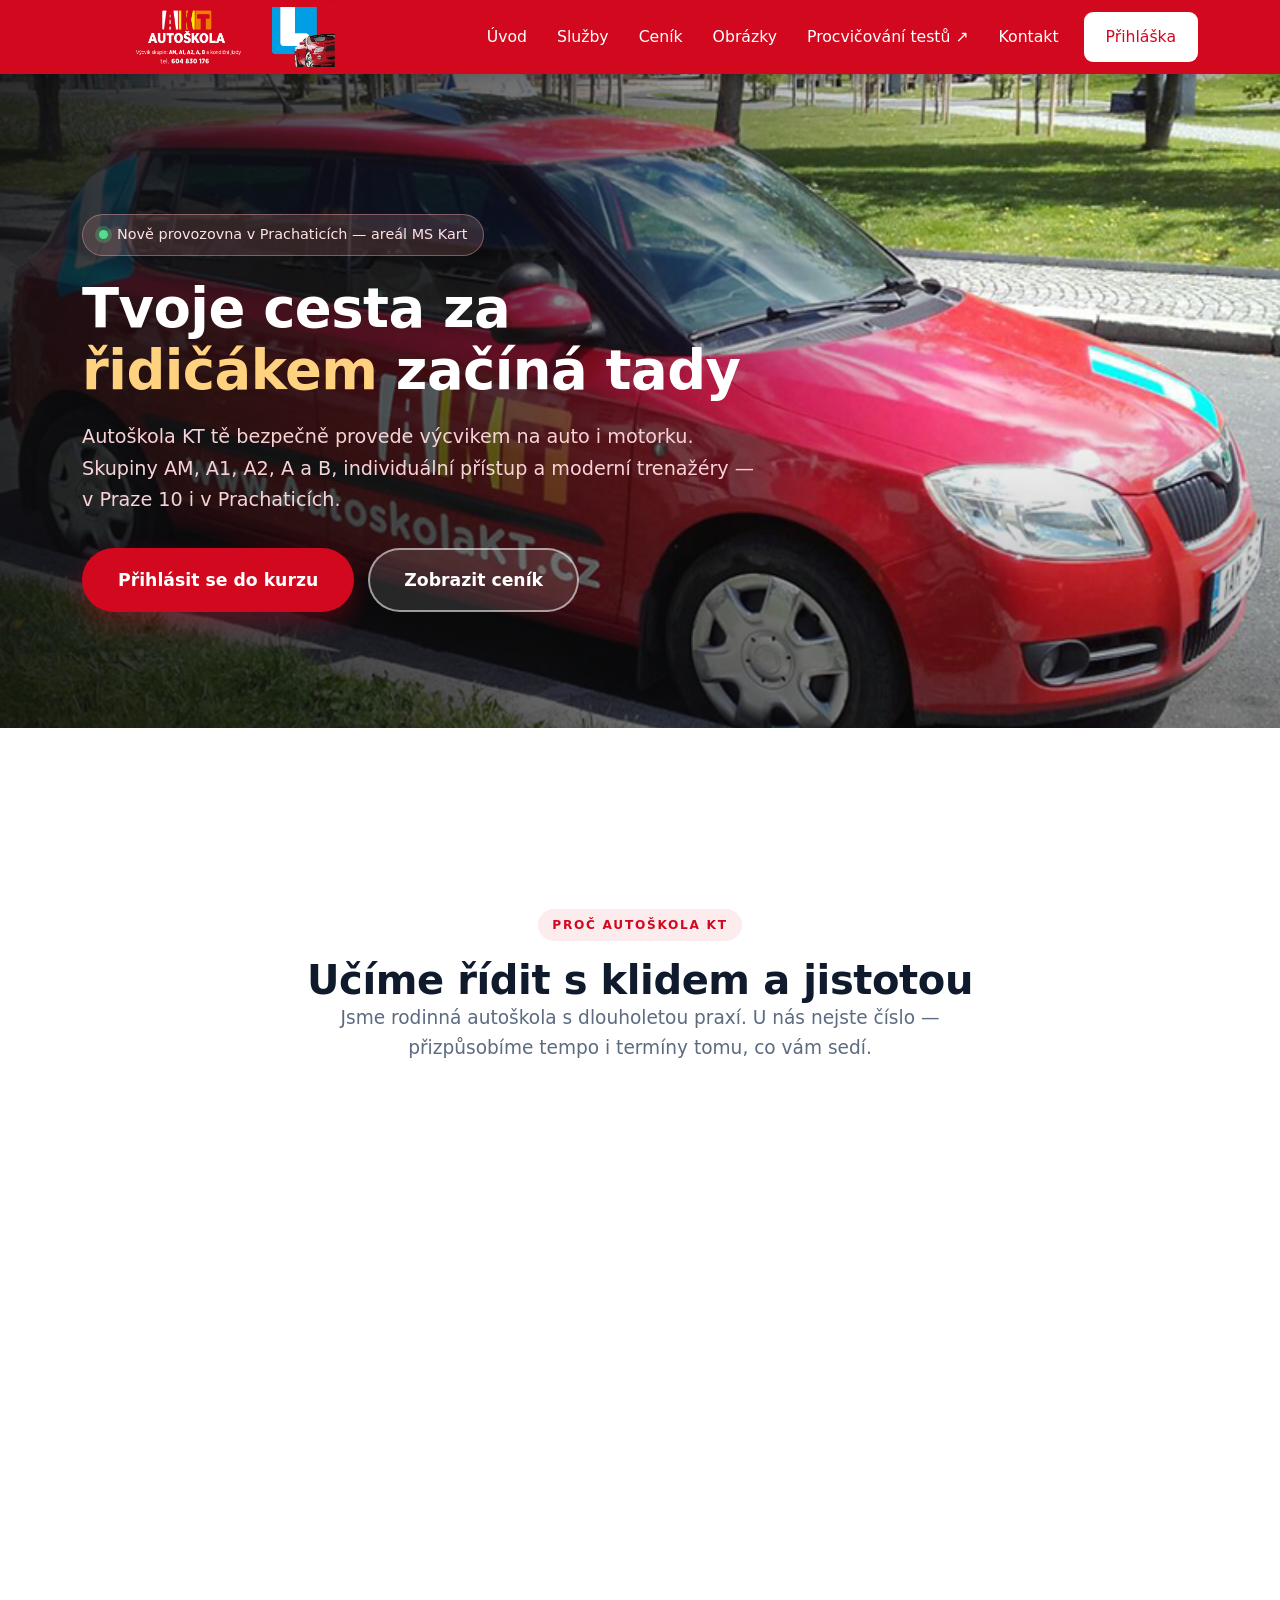
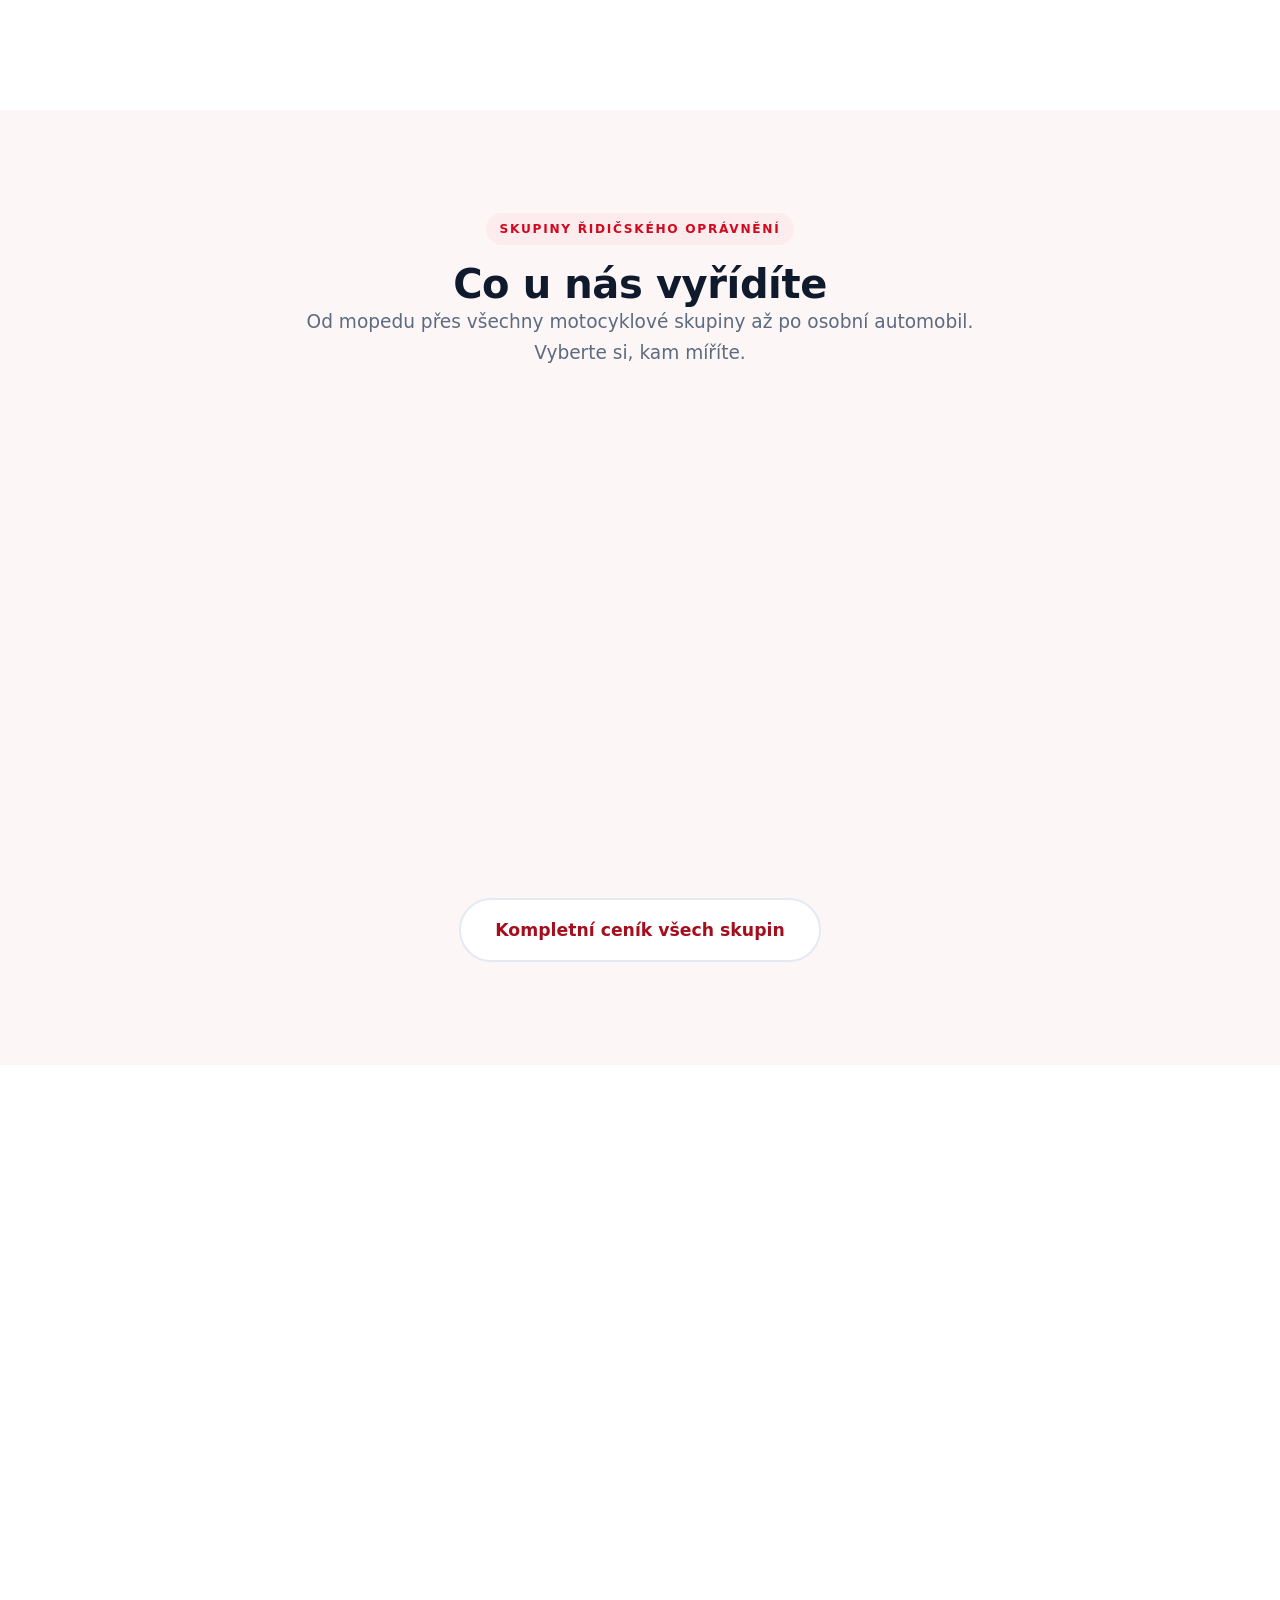
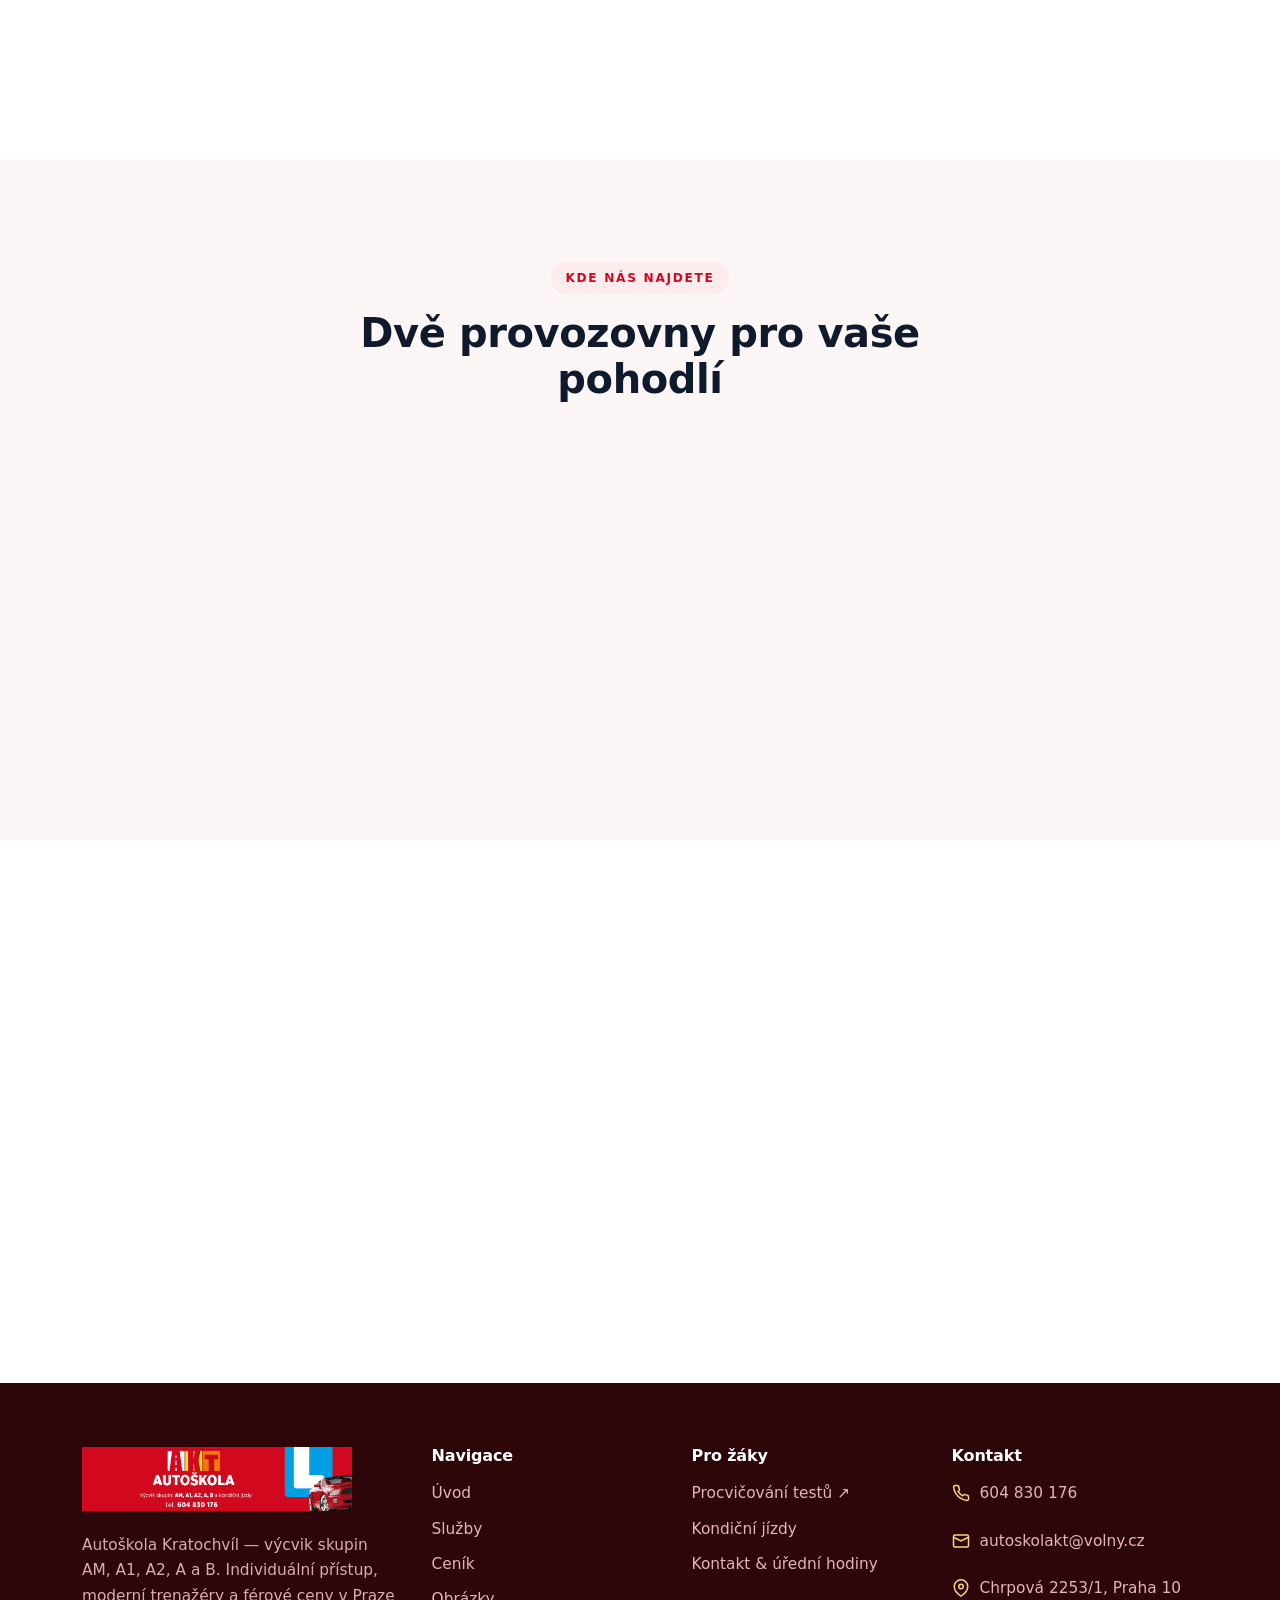
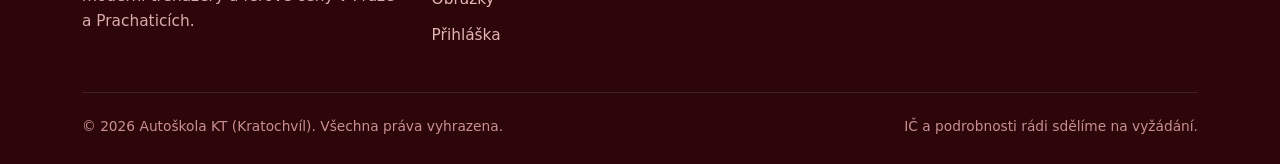
<file: index.html>
<!DOCTYPE html>
<html>
  <head>
        <meta charset="UTF-8">
        <meta http-equiv="refresh" content="0; url=Autos%CC%8Ckola%20KT/index.html">
        <title>Autošskola KT</title>
  </head>
<body>
      <p>Přesměrování...</p>
    <a href="Autos%CC%8Ckola%20KT/index.html">Klikněte zde, pokud se stránka neotevře automaticky.</a>a>
</body>
</html></p>
</body></title>
  </head>
</html>
</file>
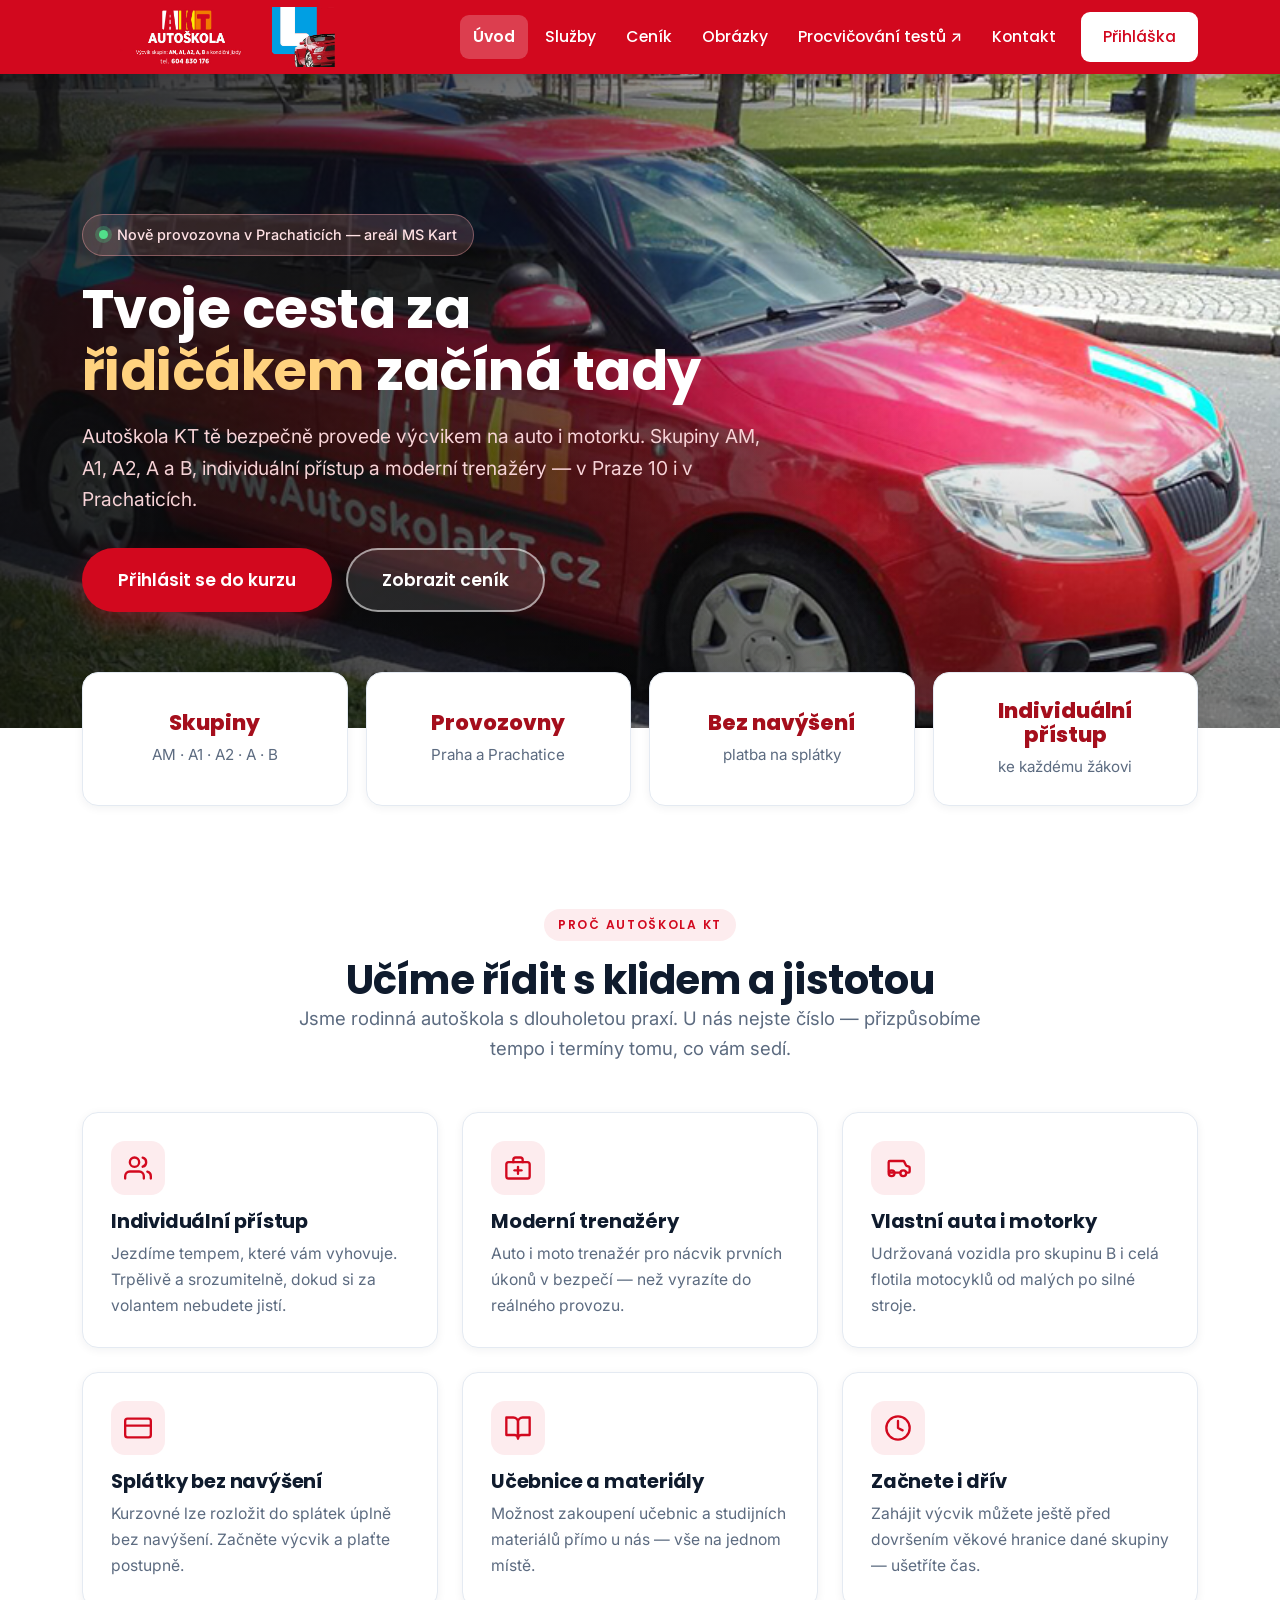
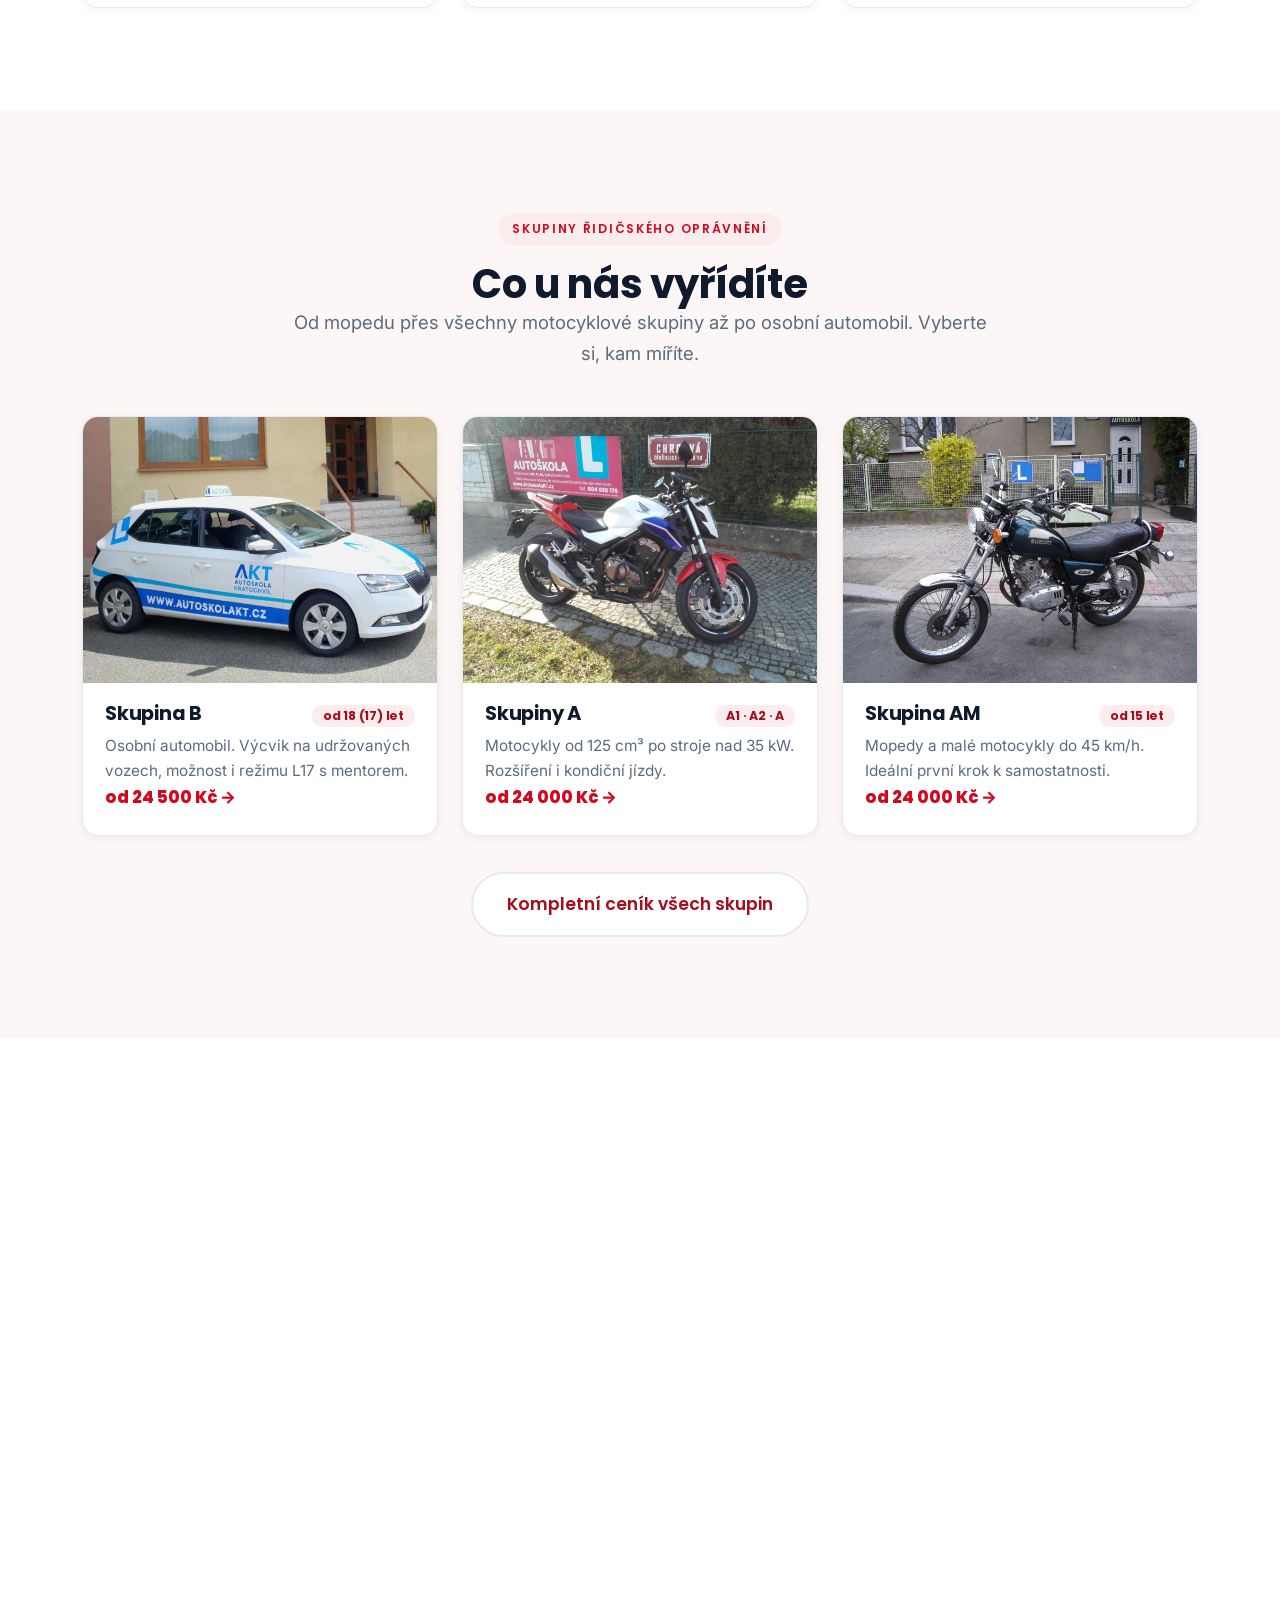
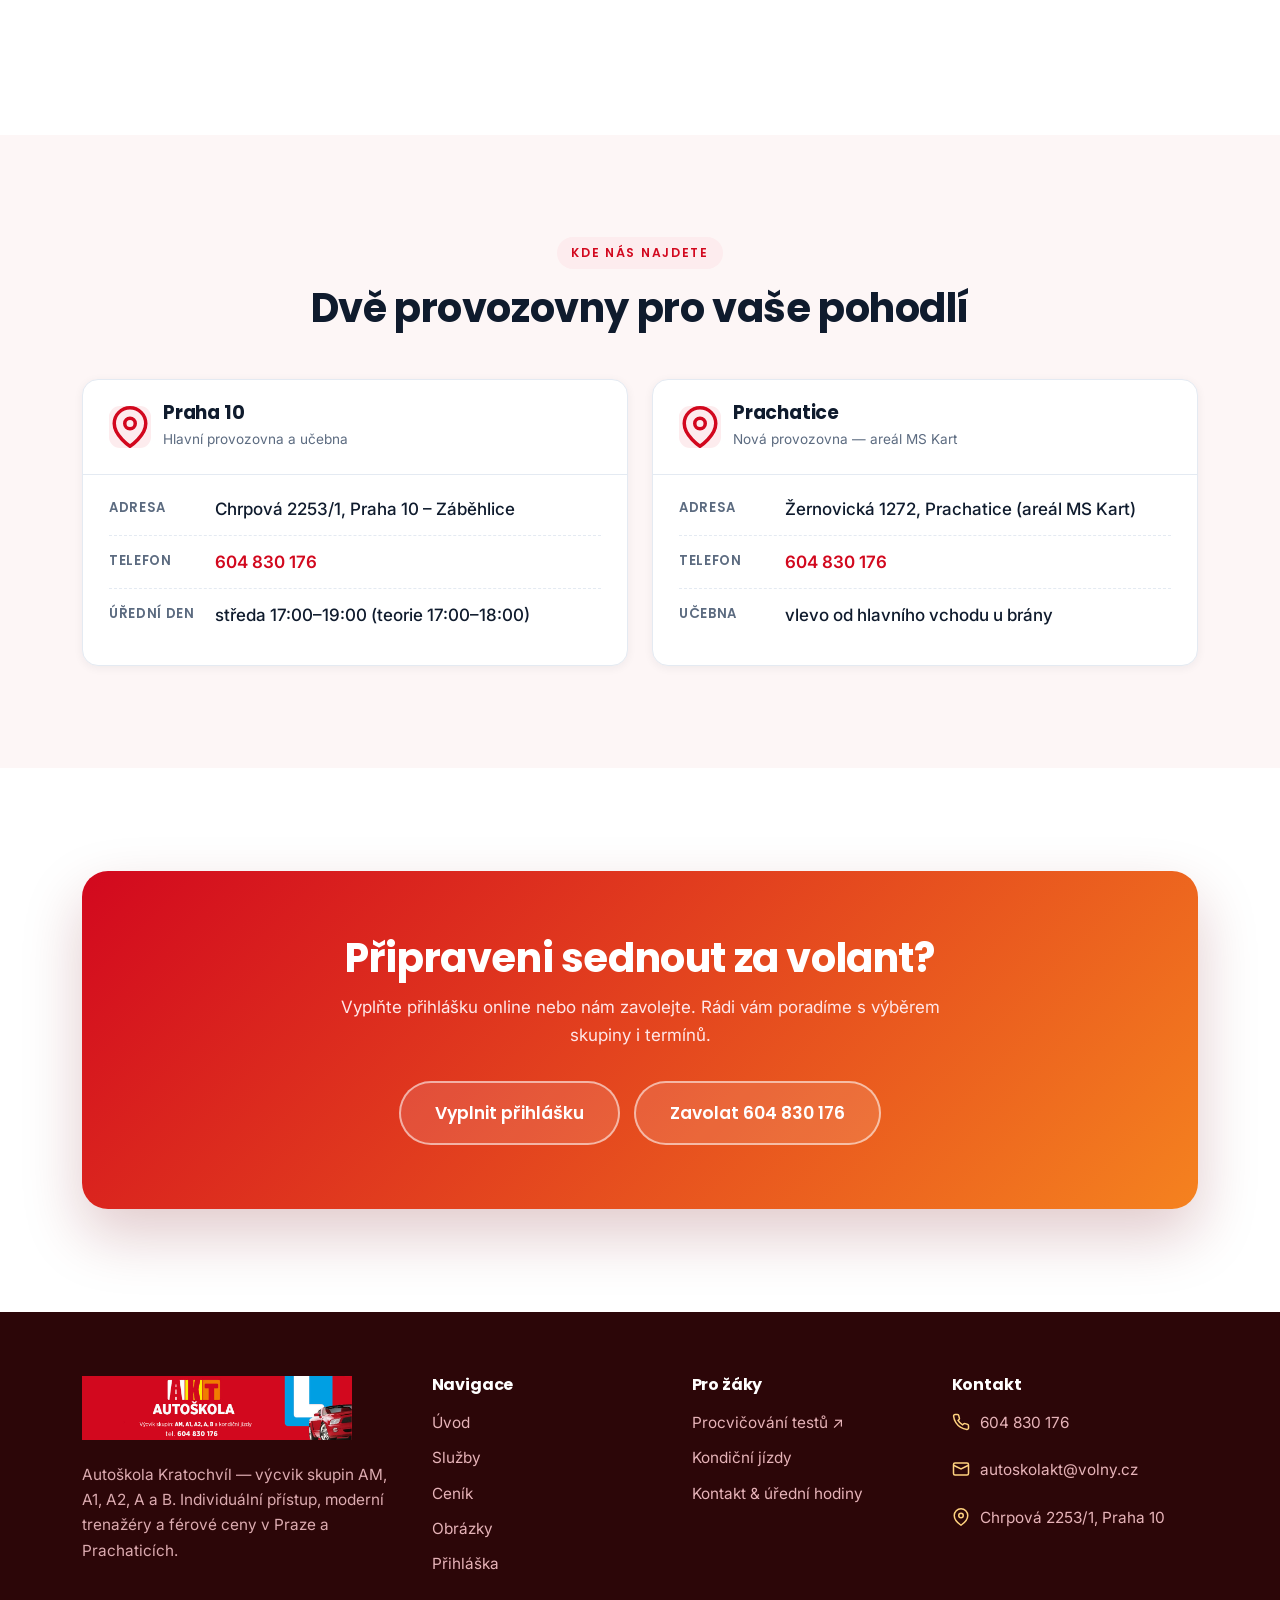
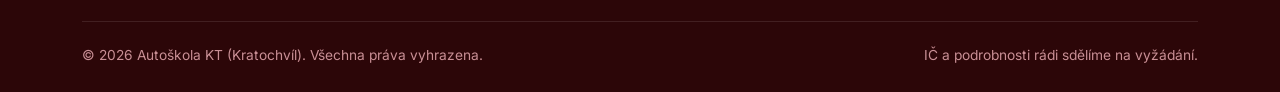
<file: Autoškola KT/index.html>
<!DOCTYPE html>
<html lang="cs">
<head>
  <meta charset="UTF-8" />
  <meta name="viewport" content="width=device-width, initial-scale=1.0" />
  <title>Autoškola KT — řidičák na auto i motorku v Praze a Prachaticích</title>
  <meta name="description" content="Autoškola KT (Kratochvíl) — výcvik skupin AM, A1, A2, A a B. Individuální přístup, moderní trenažéry, vlastní auta i motorky, splátky bez navýšení. Praha 10 a Prachatice." />
  <link rel="preconnect" href="https://fonts.googleapis.com" />
  <link rel="preconnect" href="https://fonts.gstatic.com" crossorigin />
  <link href="https://fonts.googleapis.com/css2?family=Inter:wght@400;500;600;700&family=Poppins:wght@500;600;700;800&display=swap" rel="stylesheet" />
  <link rel="stylesheet" href="assets/css/style.css" />
</head>
<body>

  <!-- HLAVIČKA -->
    <header class="site-header">
    <div class="container header-inner">
      <button class="nav-toggle" aria-label="Otevřít menu">
        <svg viewBox="0 0 24 24" fill="none" stroke="currentColor" stroke-width="2" stroke-linecap="round"><line x1="3" y1="6" x2="21" y2="6"/><line x1="3" y1="12" x2="21" y2="12"/><line x1="3" y1="18" x2="21" y2="18"/></svg>
      </button>
      <nav class="nav">
        <a href="index.html">Úvod</a>
        <a href="sluzby.html">Služby</a>
        <a href="cenik.html">Ceník</a>
        <a href="vozidla.html">Obrázky</a>
        <a href="https://etesty2.mdcr.cz/" target="_blank" rel="noopener">Procvičování testů ↗</a>
        <a href="kontakt.html">Kontakt</a>
        <a class="btn btn-primary is-cta" href="prihlaska.html">Přihláška</a>
      </nav>
      <a class="logo" href="index.html" aria-label="Autoškola KT — domů"><img src="assets/img/logo-akt.jpg" alt="Autoškola KT" class="logo-img" /></a>
    </div>
  </header>

  <!-- HERO -->
  <section class="hero">
    <div class="hero__bg">
      <img src="assets/img/auto-fabia-cervena-hero.jpg" alt="Výcvikové vozidlo Autoškoly KT" />
    </div>
    <div class="container">
      <div class="hero__inner">
        <span class="hero__badge"><span class="dot"></span> Nově provozovna v Prachaticích — areál MS Kart</span>
        <h1>Tvoje cesta za <span class="hl">řidičákem</span> začíná tady</h1>
        <p>Autoškola KT tě bezpečně provede výcvikem na auto i motorku. Skupiny AM, A1, A2, A a B, individuální přístup a moderní trenažéry — v Praze 10 i v Prachaticích.</p>
        <div class="hero__actions">
          <a class="btn btn-primary btn-lg" href="prihlaska.html">Přihlásit se do kurzu</a>
          <a class="btn btn-ghost btn-lg" href="cenik.html">Zobrazit ceník</a>
        </div>
      </div>
    </div>
  </section>

  <!-- STATISTIKY -->
  <div class="container">
    <div class="stats stats-overlap">
      <div class="stat reveal"><strong>Skupiny</strong><span>AM · A1 · A2 · A · B</span></div>
      <div class="stat reveal"><strong>Provozovny</strong><span>Praha a Prachatice</span></div>
      <div class="stat reveal"><strong>Bez navýšení</strong><span>platba na splátky</span></div>
      <div class="stat reveal"><strong>Individuální přístup</strong><span>ke každému žákovi</span></div>
    </div>
  </div>

  <!-- PROČ AKT -->
  <section class="section">
    <div class="container">
      <div class="section-head center">
        <span class="eyebrow">Proč Autoškola KT</span>
        <h2>Učíme řídit s klidem a jistotou</h2>
        <p class="lead">Jsme rodinná autoškola s dlouholetou praxí. U nás nejste číslo — přizpůsobíme tempo i termíny tomu, co vám sedí.</p>
      </div>
      <div class="grid grid-3">
        <div class="card reveal">
          <div class="ic"><svg viewBox="0 0 24 24" fill="none" stroke="currentColor" stroke-width="2" stroke-linecap="round" stroke-linejoin="round"><path d="M17 21v-2a4 4 0 0 0-4-4H5a4 4 0 0 0-4 4v2"/><circle cx="9" cy="7" r="4"/><path d="M23 21v-2a4 4 0 0 0-3-3.87"/><path d="M16 3.13a4 4 0 0 1 0 7.75"/></svg></div>
          <h3>Individuální přístup</h3>
          <p>Jezdíme tempem, které vám vyhovuje. Trpělivě a srozumitelně, dokud si za volantem nebudete jistí.</p>
        </div>
        <div class="card reveal">
          <div class="ic"><svg viewBox="0 0 24 24" fill="none" stroke="currentColor" stroke-width="2" stroke-linecap="round" stroke-linejoin="round"><rect x="2" y="7" width="20" height="14" rx="2"/><path d="M16 7V5a2 2 0 0 0-2-2h-4a2 2 0 0 0-2 2v2"/><line x1="12" y1="11" x2="12" y2="17"/><line x1="9" y1="14" x2="15" y2="14"/></svg></div>
          <h3>Moderní trenažéry</h3>
          <p>Auto i moto trenažér pro nácvik prvních úkonů v bezpečí — než vyrazíte do reálného provozu.</p>
        </div>
        <div class="card reveal">
          <div class="ic"><svg viewBox="0 0 24 24" fill="none" stroke="currentColor" stroke-width="2" stroke-linecap="round" stroke-linejoin="round"><path d="M14 16H9m10 0h2a1 1 0 0 0 1-1v-3.28a1 1 0 0 0-.684-.948l-1.923-.641a1 1 0 0 1-.578-.502l-1.539-3.076A1 1 0 0 0 16.382 6H5a1 1 0 0 0-1 1v8a1 1 0 0 0 1 1h2"/><circle cx="6.5" cy="16.5" r="2.5"/><circle cx="16.5" cy="16.5" r="2.5"/></svg></div>
          <h3>Vlastní auta i motorky</h3>
          <p>Udržovaná vozidla pro skupinu B i celá flotila motocyklů od malých po silné stroje.</p>
        </div>
        <div class="card reveal">
          <div class="ic"><svg viewBox="0 0 24 24" fill="none" stroke="currentColor" stroke-width="2" stroke-linecap="round" stroke-linejoin="round"><rect x="1" y="4" width="22" height="16" rx="2"/><line x1="1" y1="10" x2="23" y2="10"/></svg></div>
          <h3>Splátky bez navýšení</h3>
          <p>Kurzovné lze rozložit do splátek úplně bez navýšení. Začněte výcvik a plaťte postupně.</p>
        </div>
        <div class="card reveal">
          <div class="ic"><svg viewBox="0 0 24 24" fill="none" stroke="currentColor" stroke-width="2" stroke-linecap="round" stroke-linejoin="round"><path d="M2 3h6a4 4 0 0 1 4 4v14a3 3 0 0 0-3-3H2z"/><path d="M22 3h-6a4 4 0 0 0-4 4v14a3 3 0 0 1 3-3h7z"/></svg></div>
          <h3>Učebnice a materiály</h3>
          <p>Možnost zakoupení učebnic a studijních materiálů přímo u nás — vše na jednom místě.</p>
        </div>
        <div class="card reveal">
          <div class="ic"><svg viewBox="0 0 24 24" fill="none" stroke="currentColor" stroke-width="2" stroke-linecap="round" stroke-linejoin="round"><circle cx="12" cy="12" r="10"/><polyline points="12 6 12 12 16 14"/></svg></div>
          <h3>Začnete i dřív</h3>
          <p>Zahájit výcvik můžete ještě před dovršením věkové hranice dané skupiny — ušetříte čas.</p>
        </div>
      </div>
    </div>
  </section>

  <!-- SKUPINY -->
  <section class="section section--soft">
    <div class="container">
      <div class="section-head center">
        <span class="eyebrow">Skupiny řidičského oprávnění</span>
        <h2>Co u nás vyřídíte</h2>
        <p class="lead">Od mopedu přes všechny motocyklové skupiny až po osobní automobil. Vyberte si, kam míříte.</p>
      </div>
      <div class="grid grid-3">
        <article class="pcard reveal">
          <div class="pcard__media"><img src="assets/img/auto-fabia-bila.jpg" alt="Osobní automobil Škoda Fabia" /></div>
          <div class="pcard__body">
            <h3>Skupina B <span class="tag">od 18 (17) let</span></h3>
            <p>Osobní automobil. Výcvik na udržovaných vozech, možnost i režimu L17 s mentorem.</p>
            <p style="margin-top:auto"><a href="cenik.html" class="price-pill">od 24 500 Kč →</a></p>
          </div>
        </article>
        <article class="pcard reveal">
          <div class="pcard__media"><img src="assets/img/moto-honda-cb500f.jpg" alt="Motocykl Honda CB500F" /></div>
          <div class="pcard__body">
            <h3>Skupiny A <span class="tag">A1 · A2 · A</span></h3>
            <p>Motocykly od 125 cm³ po stroje nad 35 kW. Rozšíření i kondiční jízdy.</p>
            <p style="margin-top:auto"><a href="cenik.html" class="price-pill">od 24 000 Kč →</a></p>
          </div>
        </article>
        <article class="pcard reveal">
          <div class="pcard__media"><img src="assets/img/moto-suzuki-gn125.jpg" alt="Moped a malý motocykl" /></div>
          <div class="pcard__body">
            <h3>Skupina AM <span class="tag">od 15 let</span></h3>
            <p>Mopedy a malé motocykly do 45 km/h. Ideální první krok k samostatnosti.</p>
            <p style="margin-top:auto"><a href="cenik.html" class="price-pill">od 24 000 Kč →</a></p>
          </div>
        </article>
      </div>
      <div class="center" style="margin-top:36px">
        <a class="btn btn-outline btn-lg" href="cenik.html">Kompletní ceník všech skupin</a>
      </div>
    </div>
  </section>

  <!-- TRENAŽÉRY SPLIT -->
  <section class="section">
    <div class="container">
      <div class="split">
        <div class="split__media reveal"><img src="assets/img/trenazer-auto-1.jpg" alt="Výcvikový trenažér v učebně Autoškoly KT" /></div>
        <div class="reveal">
          <span class="eyebrow">Než vyrazíte do provozu</span>
          <h2>Nácvik na trenažéru bez stresu</h2>
          <p class="lead">První řazení, spojku i koordinaci pohybů si osaháte v klidu na trenažéru. Do reálného provozu pak vyrazíte s mnohem větší jistotou.</p>
          <ul class="checks">
            <li>Auto i moto trenažér přímo v učebně</li>
            <li>Bezpečné prostředí pro úplné začátečníky</li>
            <li>Kondiční jízdy i pro řidiče, kteří dlouho neřídili</li>
            <li>Poučování řidičů a příprava na zkoušky</li>
          </ul>
          <div class="hero__actions">
            <a class="btn btn-primary" href="sluzby.html">Všechny naše služby</a>
          </div>
        </div>
      </div>
    </div>
  </section>

  <!-- POBOČKY -->
  <section class="section section--soft">
    <div class="container">
      <div class="section-head center">
        <span class="eyebrow">Kde nás najdete</span>
        <h2>Dvě provozovny pro vaše pohodlí</h2>
      </div>
      <div class="grid grid-2">
        <div class="loc-card reveal">
          <div class="loc-card__top">
            <span class="pin"><svg viewBox="0 0 24 24" fill="none" stroke="currentColor" stroke-width="2"><path d="M21 10c0 7-9 13-9 13s-9-6-9-13a9 9 0 0 1 18 0z"/><circle cx="12" cy="10" r="3"/></svg></span>
            <div><h3>Praha 10</h3><span>Hlavní provozovna a učebna</span></div>
          </div>
          <ul class="loc-list">
            <li><span class="lbl">Adresa</span><span class="val">Chrpová 2253/1, Praha 10 – Záběhlice</span></li>
            <li><span class="lbl">Telefon</span><span class="val"><a href="tel:+420604830176">604 830 176</a></span></li>
            <li><span class="lbl">Úřední den</span><span class="val">středa 17:00–19:00 (teorie 17:00–18:00)</span></li>
          </ul>
        </div>
        <div class="loc-card reveal">
          <div class="loc-card__top">
            <span class="pin"><svg viewBox="0 0 24 24" fill="none" stroke="currentColor" stroke-width="2"><path d="M21 10c0 7-9 13-9 13s-9-6-9-13a9 9 0 0 1 18 0z"/><circle cx="12" cy="10" r="3"/></svg></span>
            <div><h3>Prachatice</h3><span>Nová provozovna — areál MS Kart</span></div>
          </div>
          <ul class="loc-list">
            <li><span class="lbl">Adresa</span><span class="val">Žernovická 1272, Prachatice (areál MS Kart)</span></li>
            <li><span class="lbl">Telefon</span><span class="val"><a href="tel:+420604830176">604 830 176</a></span></li>
            <li><span class="lbl">Učebna</span><span class="val">vlevo od hlavního vchodu u brány</span></li>
          </ul>
        </div>
      </div>
    </div>
  </section>

  <!-- CTA -->
  <section class="section">
    <div class="container">
      <div class="cta-band reveal">
        <h2>Připraveni sednout za volant?</h2>
        <p>Vyplňte přihlášku online nebo nám zavolejte. Rádi vám poradíme s výběrem skupiny i termínů.</p>
        <div class="hero__actions">
          <a class="btn btn-ghost btn-lg" href="prihlaska.html">Vyplnit přihlášku</a>
          <a class="btn btn-ghost btn-lg" href="tel:+420604830176">Zavolat 604 830 176</a>
        </div>
      </div>
    </div>
  </section>

  <!-- PATIČKA -->
  <footer class="site-footer">
    <div class="container">
      <div class="footer-grid">
        <div class="footer-about">
          <a class="logo" href="index.html">
        <img src="assets/img/logo-akt.jpg" alt="Autoškola KT" class="logo-img" />
      </a>
          <p>Autoškola Kratochvíl — výcvik skupin AM, A1, A2, A a B. Individuální přístup, moderní trenažéry a férové ceny v Praze a Prachaticích.</p>
        </div>
        <div>
          <h4>Navigace</h4>
          <ul class="footer-links">
            <li><a href="index.html">Úvod</a></li>
            <li><a href="sluzby.html">Služby</a></li>
            <li><a href="cenik.html">Ceník</a></li>
            <li><a href="vozidla.html">Obrázky</a></li>
            <li><a href="prihlaska.html">Přihláška</a></li>
          </ul>
        </div>
        <div>
          <h4>Pro žáky</h4>
          <ul class="footer-links">
            <li><a href="https://etesty2.mdcr.cz/" target="_blank" rel="noopener">Procvičování testů ↗</a></li>
            <li><a href="cenik.html">Kondiční jízdy</a></li>
            <li><a href="kontakt.html">Kontakt &amp; úřední hodiny</a></li>
          </ul>
        </div>
        <div>
          <h4>Kontakt</h4>
          <ul class="footer-links footer-contact">
            <li><svg viewBox="0 0 24 24" fill="none" stroke="currentColor" stroke-width="2"><path d="M22 16.92v3a2 2 0 0 1-2.18 2 19.79 19.79 0 0 1-8.63-3.07 19.5 19.5 0 0 1-6-6 19.79 19.79 0 0 1-3.07-8.67A2 2 0 0 1 4.11 2h3a2 2 0 0 1 2 1.72c.13.96.36 1.9.7 2.81a2 2 0 0 1-.45 2.11L8.09 9.91a16 16 0 0 0 6 6l1.27-1.27a2 2 0 0 1 2.11-.45c.91.34 1.85.57 2.81.7A2 2 0 0 1 22 16.92z"/></svg><a href="tel:+420604830176">604 830 176</a></li>
            <li><svg viewBox="0 0 24 24" fill="none" stroke="currentColor" stroke-width="2"><rect x="2" y="4" width="20" height="16" rx="2"/><path d="m22 7-10 5L2 7"/></svg><a href="mailto:autoskolakt@volny.cz">autoskolakt@volny.cz</a></li>
            <li><svg viewBox="0 0 24 24" fill="none" stroke="currentColor" stroke-width="2"><path d="M21 10c0 7-9 13-9 13s-9-6-9-13a9 9 0 0 1 18 0z"/><circle cx="12" cy="10" r="3"/></svg><span>Chrpová 2253/1, Praha 10</span></li>
          </ul>
        </div>
      </div>
      <div class="footer-bottom">
        <span>© <span id="year">2026</span> Autoškola KT (Kratochvíl). Všechna práva vyhrazena.</span>
        <span>IČ a podrobnosti rádi sdělíme na vyžádání.</span>
      </div>
    </div>
  </footer>

  <script src="assets/js/main.js"></script>
</body>
</html>
</file>
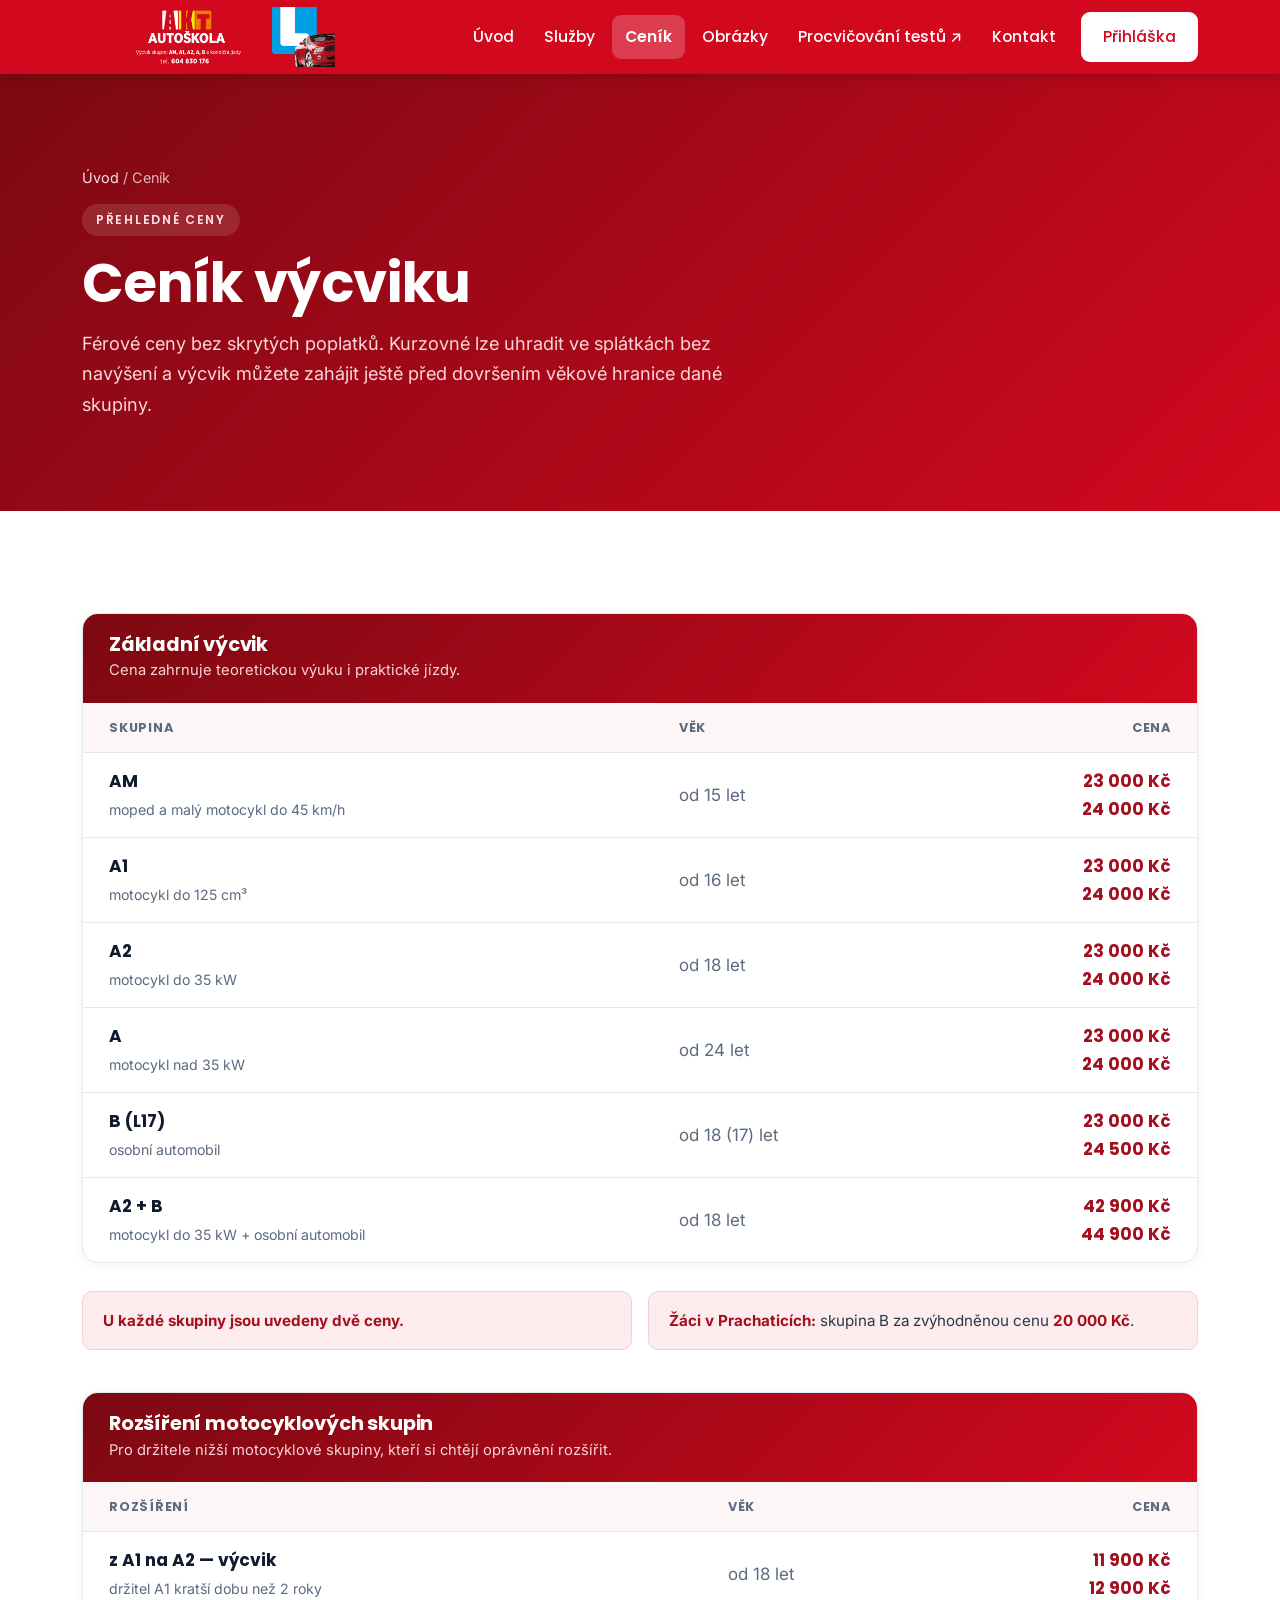
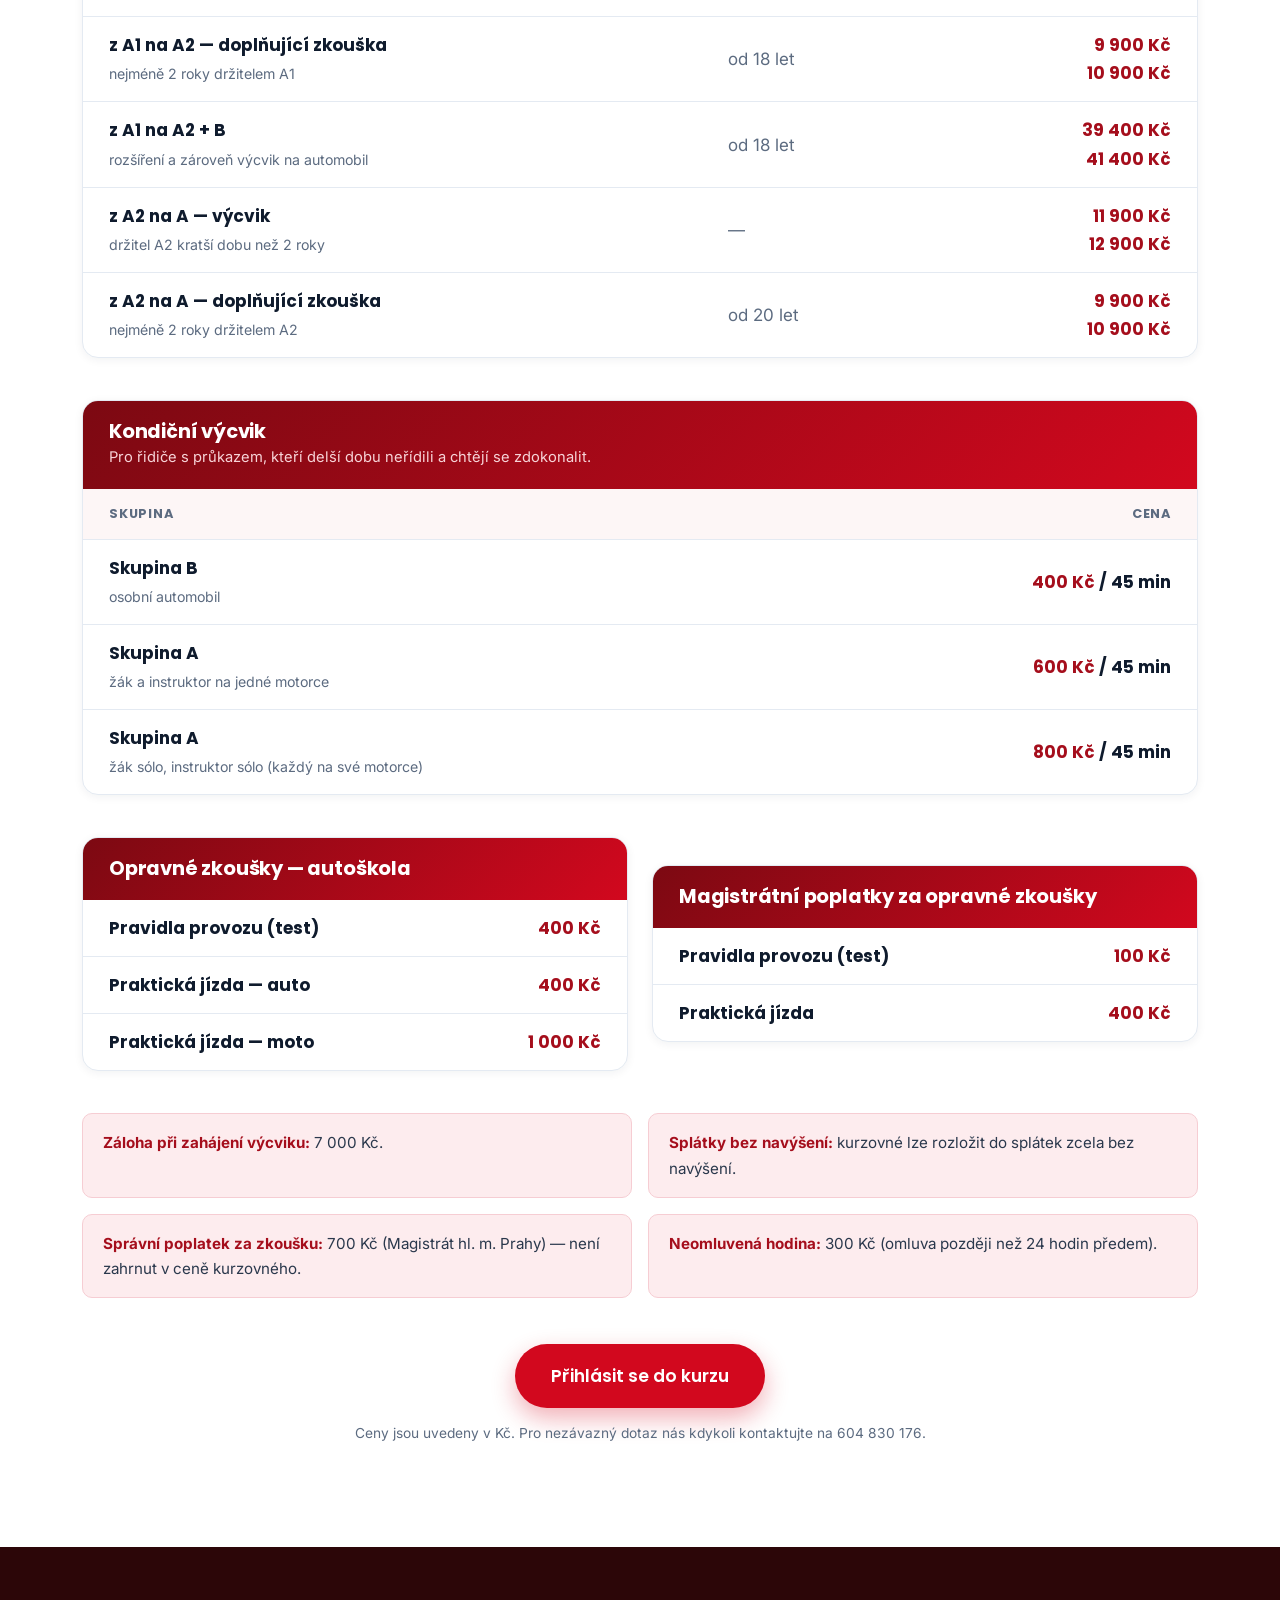
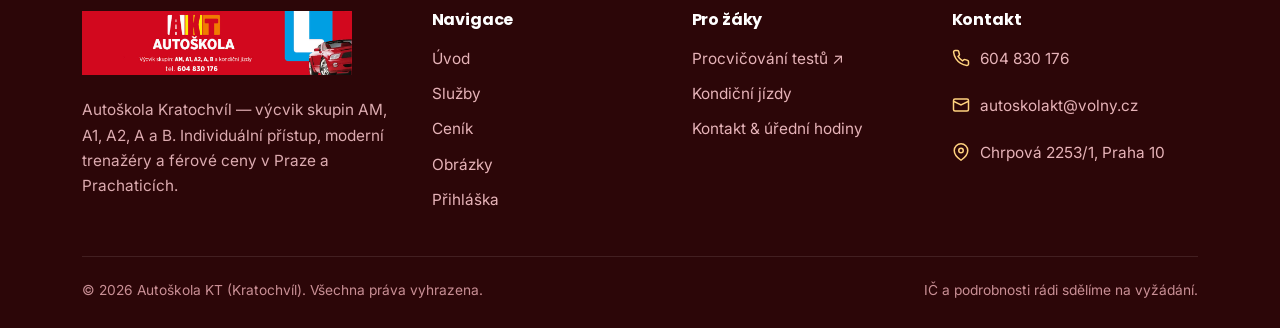
<file: Autoškola KT/cenik.html>
<!DOCTYPE html>
<html lang="cs">
<head>
  <meta charset="UTF-8" />
  <meta name="viewport" content="width=device-width, initial-scale=1.0" />
  <title>Ceník — Autoškola KT</title>
  <meta name="description" content="Ceník Autoškoly KT: skupiny AM, A1, A2, A, B, rozšiřující a kondiční výcvik, opravné zkoušky. Splátky bez navýšení kurzovného." />
  <link rel="preconnect" href="https://fonts.googleapis.com" />
  <link rel="preconnect" href="https://fonts.gstatic.com" crossorigin />
  <link href="https://fonts.googleapis.com/css2?family=Inter:wght@400;500;600;700&family=Poppins:wght@500;600;700;800&display=swap" rel="stylesheet" />
  <link rel="stylesheet" href="assets/css/style.css" />
</head>
<body>

    <header class="site-header">
    <div class="container header-inner">
      <button class="nav-toggle" aria-label="Otevřít menu">
        <svg viewBox="0 0 24 24" fill="none" stroke="currentColor" stroke-width="2" stroke-linecap="round"><line x1="3" y1="6" x2="21" y2="6"/><line x1="3" y1="12" x2="21" y2="12"/><line x1="3" y1="18" x2="21" y2="18"/></svg>
      </button>
      <nav class="nav">
        <a href="index.html">Úvod</a>
        <a href="sluzby.html">Služby</a>
        <a href="cenik.html">Ceník</a>
        <a href="vozidla.html">Obrázky</a>
        <a href="https://etesty2.mdcr.cz/" target="_blank" rel="noopener">Procvičování testů ↗</a>
        <a href="kontakt.html">Kontakt</a>
        <a class="btn btn-primary is-cta" href="prihlaska.html">Přihláška</a>
      </nav>
      <a class="logo" href="index.html" aria-label="Autoškola KT — domů"><img src="assets/img/logo-akt.jpg" alt="Autoškola KT" class="logo-img" /></a>
    </div>
  </header>

  <section class="page-hero">
    <div class="container">
      <div class="breadcrumb"><a href="index.html">Úvod</a> / Ceník</div>
      <span class="eyebrow">Přehledné ceny</span>
      <h1>Ceník výcviku</h1>
      <p>Férové ceny bez skrytých poplatků. Kurzovné lze uhradit ve splátkách bez navýšení a výcvik můžete zahájit ještě před dovršením věkové hranice dané skupiny.</p>
    </div>
  </section>

  <section class="section">
    <div class="container">

      <!-- ZÁKLADNÍ VÝCVIK -->
      <div class="price-block reveal">
        <div class="price-block__head">
          <h3>Základní výcvik</h3>
          <p>Cena zahrnuje teoretickou výuku i praktické jízdy.</p>
        </div>
        <table class="ptable">
          <thead>
            <tr><th>Skupina</th><th class="age">Věk</th><th class="num">Cena</th></tr>
          </thead>
          <tbody>
            <tr><td><span class="cat">AM</span><br><small>moped a malý motocykl do 45 km/h</small></td><td class="age">od 15 let</td><td class="num"><b>23 000 Kč</b><br><b>24 000 Kč</b></td></tr>
            <tr><td><span class="cat">A1</span><br><small>motocykl do 125 cm³</small></td><td class="age">od 16 let</td><td class="num"><b>23 000 Kč</b><br><b>24 000 Kč</b></td></tr>
            <tr><td><span class="cat">A2</span><br><small>motocykl do 35 kW</small></td><td class="age">od 18 let</td><td class="num"><b>23 000 Kč</b><br><b>24 000 Kč</b></td></tr>
            <tr><td><span class="cat">A</span><br><small>motocykl nad 35 kW</small></td><td class="age">od 24 let</td><td class="num"><b>23 000 Kč</b><br><b>24 000 Kč</b></td></tr>
            <tr><td><span class="cat">B (L17)</span><br><small>osobní automobil</small></td><td class="age">od 18 (17) let</td><td class="num"><b>23 000 Kč</b><br><b>24 500 Kč</b></td></tr>
            <tr><td><span class="cat">A2 + B</span><br><small>motocykl do 35 kW + osobní automobil</small></td><td class="age">od 18 let</td><td class="num"><b>42 900 Kč</b><br><b>44 900 Kč</b></td></tr>
          </tbody>
        </table>
      </div>

      <div class="note-grid">
        <div class="note"><b>U každé skupiny jsou uvedeny dvě ceny.</b></div>
        <div class="note"><b>Žáci v Prachaticích:</b> skupina B za zvýhodněnou cenu <b>20 000 Kč</b>.</div>
      </div>

      <!-- ROZŠIŘUJÍCÍ VÝCVIK -->
      <div class="price-block reveal" style="margin-top:42px">
        <div class="price-block__head">
          <h3>Rozšíření motocyklových skupin</h3>
          <p>Pro držitele nižší motocyklové skupiny, kteří si chtějí oprávnění rozšířit.</p>
        </div>
        <table class="ptable">
          <thead>
            <tr><th>Rozšíření</th><th class="age">Věk</th><th class="num">Cena</th></tr>
          </thead>
          <tbody>
            <tr><td><span class="cat">z A1 na A2 — výcvik</span><br><small>držitel A1 kratší dobu než 2 roky</small></td><td class="age">od 18 let</td><td class="num"><b>11 900 Kč</b><br><b>12 900 Kč</b></td></tr>
            <tr><td><span class="cat">z A1 na A2 — doplňující zkouška</span><br><small>nejméně 2 roky držitelem A1</small></td><td class="age">od 18 let</td><td class="num"><b>9 900 Kč</b><br><b>10 900 Kč</b></td></tr>
            <tr><td><span class="cat">z A1 na A2 + B</span><br><small>rozšíření a zároveň výcvik na automobil</small></td><td class="age">od 18 let</td><td class="num"><b>39 400 Kč</b><br><b>41 400 Kč</b></td></tr>
            <tr><td><span class="cat">z A2 na A — výcvik</span><br><small>držitel A2 kratší dobu než 2 roky</small></td><td class="age">—</td><td class="num"><b>11 900 Kč</b><br><b>12 900 Kč</b></td></tr>
            <tr><td><span class="cat">z A2 na A — doplňující zkouška</span><br><small>nejméně 2 roky držitelem A2</small></td><td class="age">od 20 let</td><td class="num"><b>9 900 Kč</b><br><b>10 900 Kč</b></td></tr>
          </tbody>
        </table>
      </div>

      <!-- KONDIČNÍ VÝCVIK -->
      <div class="price-block reveal" style="margin-top:42px">
        <div class="price-block__head">
          <h3>Kondiční výcvik</h3>
          <p>Pro řidiče s průkazem, kteří delší dobu neřídili a chtějí se zdokonalit.</p>
        </div>
        <table class="ptable">
          <thead>
            <tr><th>Skupina</th><th class="num">Cena</th></tr>
          </thead>
          <tbody>
            <tr><td><span class="cat">Skupina B</span><br><small>osobní automobil</small></td><td class="num"><b>400 Kč</b> / 45 min</td></tr>
            <tr><td><span class="cat">Skupina A</span><br><small>žák a instruktor na jedné motorce</small></td><td class="num"><b>600 Kč</b> / 45 min</td></tr>
            <tr><td><span class="cat">Skupina A</span><br><small>žák sólo, instruktor sólo (každý na své motorce)</small></td><td class="num"><b>800 Kč</b> / 45 min</td></tr>
          </tbody>
        </table>
      </div>

      <!-- OPRAVNÉ ZKOUŠKY -->
      <div class="grid grid-2" style="margin-top:42px; align-items:start">
        <div class="price-block reveal">
          <div class="price-block__head">
            <h3>Opravné zkoušky — autoškola</h3>
          </div>
          <table class="ptable">
            <tbody>
              <tr><td><span class="cat">Pravidla provozu (test)</span></td><td class="num"><b>400 Kč</b></td></tr>
              <tr><td><span class="cat">Praktická jízda — auto</span></td><td class="num"><b>400 Kč</b></td></tr>
              <tr><td><span class="cat">Praktická jízda — moto</span></td><td class="num"><b>1 000 Kč</b></td></tr>
            </tbody>
          </table>
        </div>
        <div class="price-block reveal">
          <div class="price-block__head">
            <h3>Magistrátní poplatky za opravné zkoušky</h3>
          </div>
          <table class="ptable">
            <tbody>
              <tr><td><span class="cat">Pravidla provozu (test)</span></td><td class="num"><b>100 Kč</b></td></tr>
              <tr><td><span class="cat">Praktická jízda</span></td><td class="num"><b>400 Kč</b></td></tr>
            </tbody>
          </table>
        </div>
      </div>

      <!-- DŮLEŽITÉ INFO -->
      <div class="note-grid" style="margin-top:42px">
        <div class="note"><b>Záloha při zahájení výcviku:</b> 7 000 Kč.</div>
        <div class="note"><b>Splátky bez navýšení:</b> kurzovné lze rozložit do splátek zcela bez navýšení.</div>
        <div class="note"><b>Správní poplatek za zkoušku:</b> 700 Kč (Magistrát hl. m. Prahy) — není zahrnut v ceně kurzovného.</div>
        <div class="note"><b>Neomluvená hodina:</b> 300 Kč (omluva později než 24 hodin předem).</div>
      </div>

      <div class="center" style="margin-top:46px">
        <a class="btn btn-primary btn-lg" href="prihlaska.html">Přihlásit se do kurzu</a>
        <p class="form-note" style="margin-top:14px">Ceny jsou uvedeny v Kč. Pro nezávazný dotaz nás kdykoli kontaktujte na 604 830 176.</p>
      </div>

    </div>
  </section>

  <footer class="site-footer">
    <div class="container">
      <div class="footer-grid">
        <div class="footer-about">
          <a class="logo" href="index.html">
        <img src="assets/img/logo-akt.jpg" alt="Autoškola KT" class="logo-img" />
      </a>
          <p>Autoškola Kratochvíl — výcvik skupin AM, A1, A2, A a B. Individuální přístup, moderní trenažéry a férové ceny v Praze a Prachaticích.</p>
        </div>
        <div>
          <h4>Navigace</h4>
          <ul class="footer-links">
            <li><a href="index.html">Úvod</a></li>
            <li><a href="sluzby.html">Služby</a></li>
            <li><a href="cenik.html">Ceník</a></li>
            <li><a href="vozidla.html">Obrázky</a></li>
            <li><a href="prihlaska.html">Přihláška</a></li>
          </ul>
        </div>
        <div>
          <h4>Pro žáky</h4>
          <ul class="footer-links">
            <li><a href="https://etesty2.mdcr.cz/" target="_blank" rel="noopener">Procvičování testů ↗</a></li>
            <li><a href="cenik.html">Kondiční jízdy</a></li>
            <li><a href="kontakt.html">Kontakt &amp; úřední hodiny</a></li>
          </ul>
        </div>
        <div>
          <h4>Kontakt</h4>
          <ul class="footer-links footer-contact">
            <li><svg viewBox="0 0 24 24" fill="none" stroke="currentColor" stroke-width="2"><path d="M22 16.92v3a2 2 0 0 1-2.18 2 19.79 19.79 0 0 1-8.63-3.07 19.5 19.5 0 0 1-6-6 19.79 19.79 0 0 1-3.07-8.67A2 2 0 0 1 4.11 2h3a2 2 0 0 1 2 1.72c.13.96.36 1.9.7 2.81a2 2 0 0 1-.45 2.11L8.09 9.91a16 16 0 0 0 6 6l1.27-1.27a2 2 0 0 1 2.11-.45c.91.34 1.85.57 2.81.7A2 2 0 0 1 22 16.92z"/></svg><a href="tel:+420604830176">604 830 176</a></li>
            <li><svg viewBox="0 0 24 24" fill="none" stroke="currentColor" stroke-width="2"><rect x="2" y="4" width="20" height="16" rx="2"/><path d="m22 7-10 5L2 7"/></svg><a href="mailto:autoskolakt@volny.cz">autoskolakt@volny.cz</a></li>
            <li><svg viewBox="0 0 24 24" fill="none" stroke="currentColor" stroke-width="2"><path d="M21 10c0 7-9 13-9 13s-9-6-9-13a9 9 0 0 1 18 0z"/><circle cx="12" cy="10" r="3"/></svg><span>Chrpová 2253/1, Praha 10</span></li>
          </ul>
        </div>
      </div>
      <div class="footer-bottom">
        <span>© <span id="year">2026</span> Autoškola KT (Kratochvíl). Všechna práva vyhrazena.</span>
        <span>IČ a podrobnosti rádi sdělíme na vyžádání.</span>
      </div>
    </div>
  </footer>

  <script src="assets/js/main.js"></script>
</body>
</html>
</file>
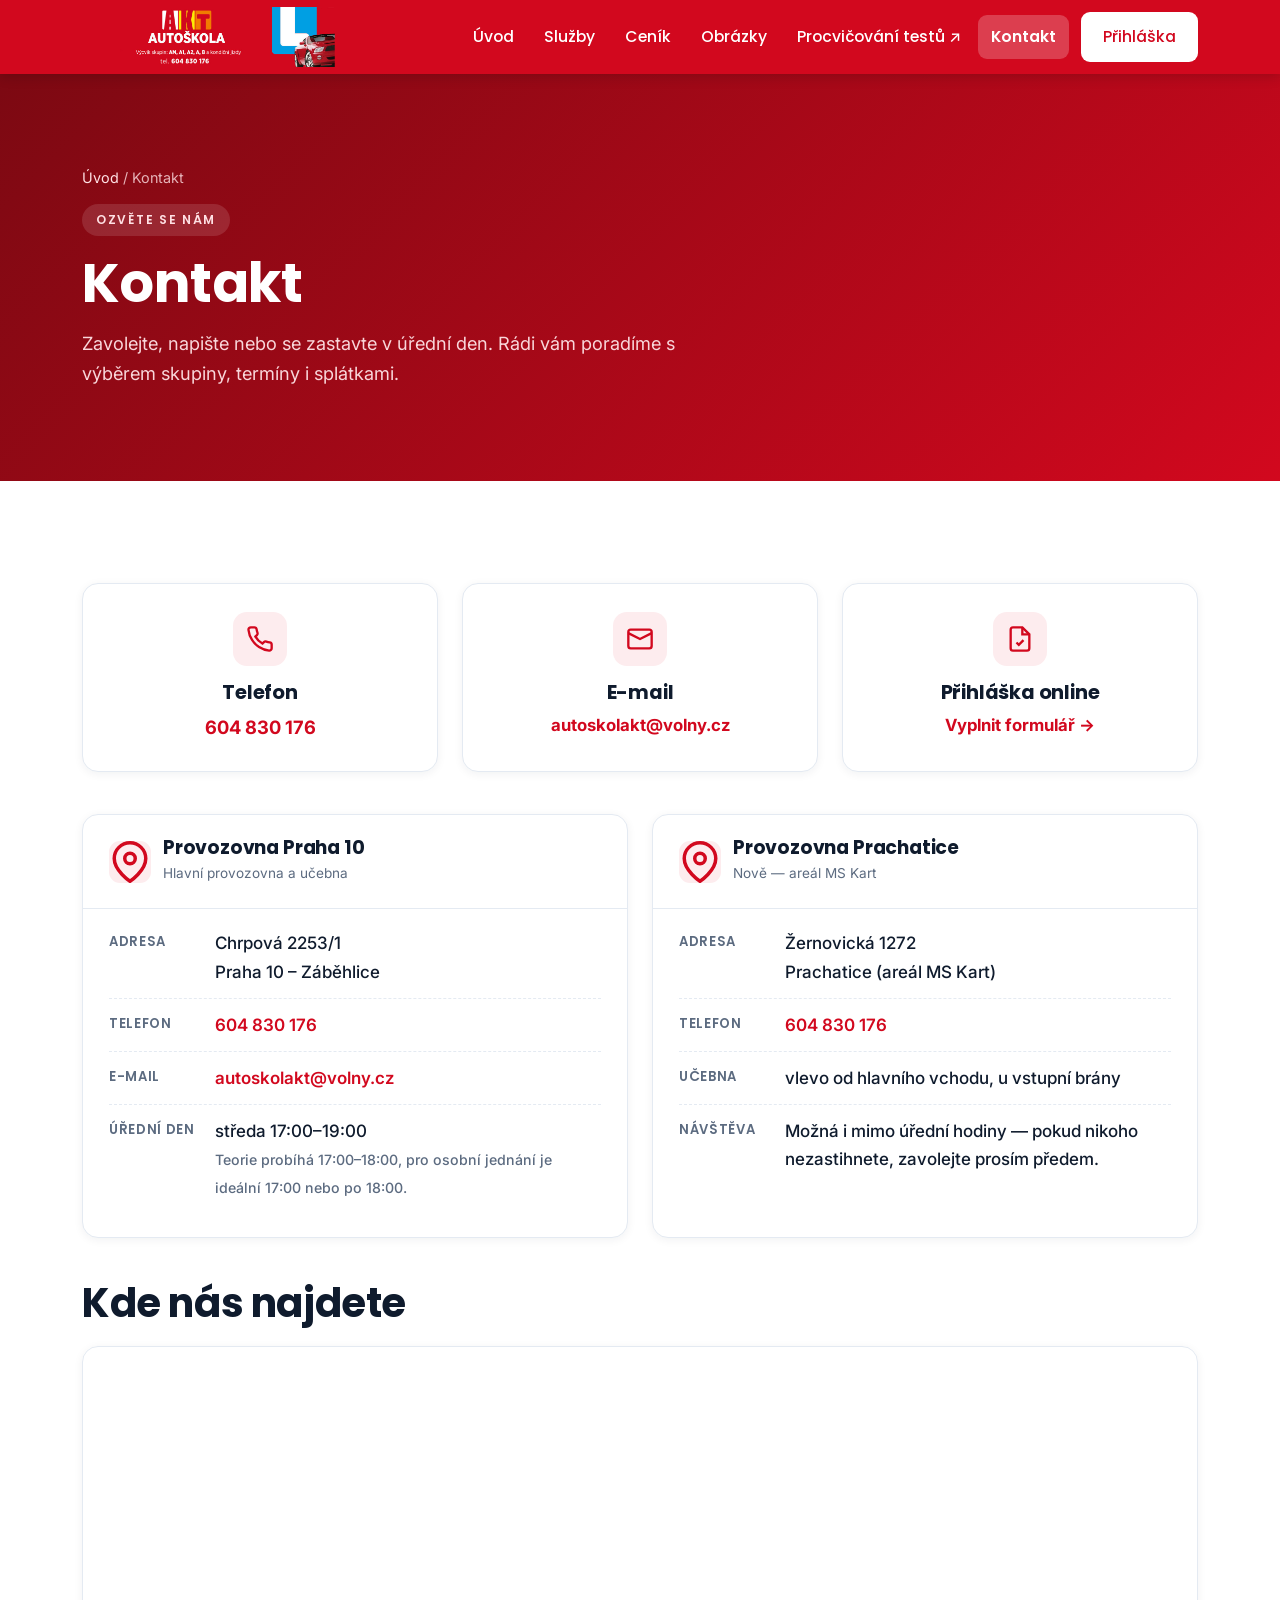
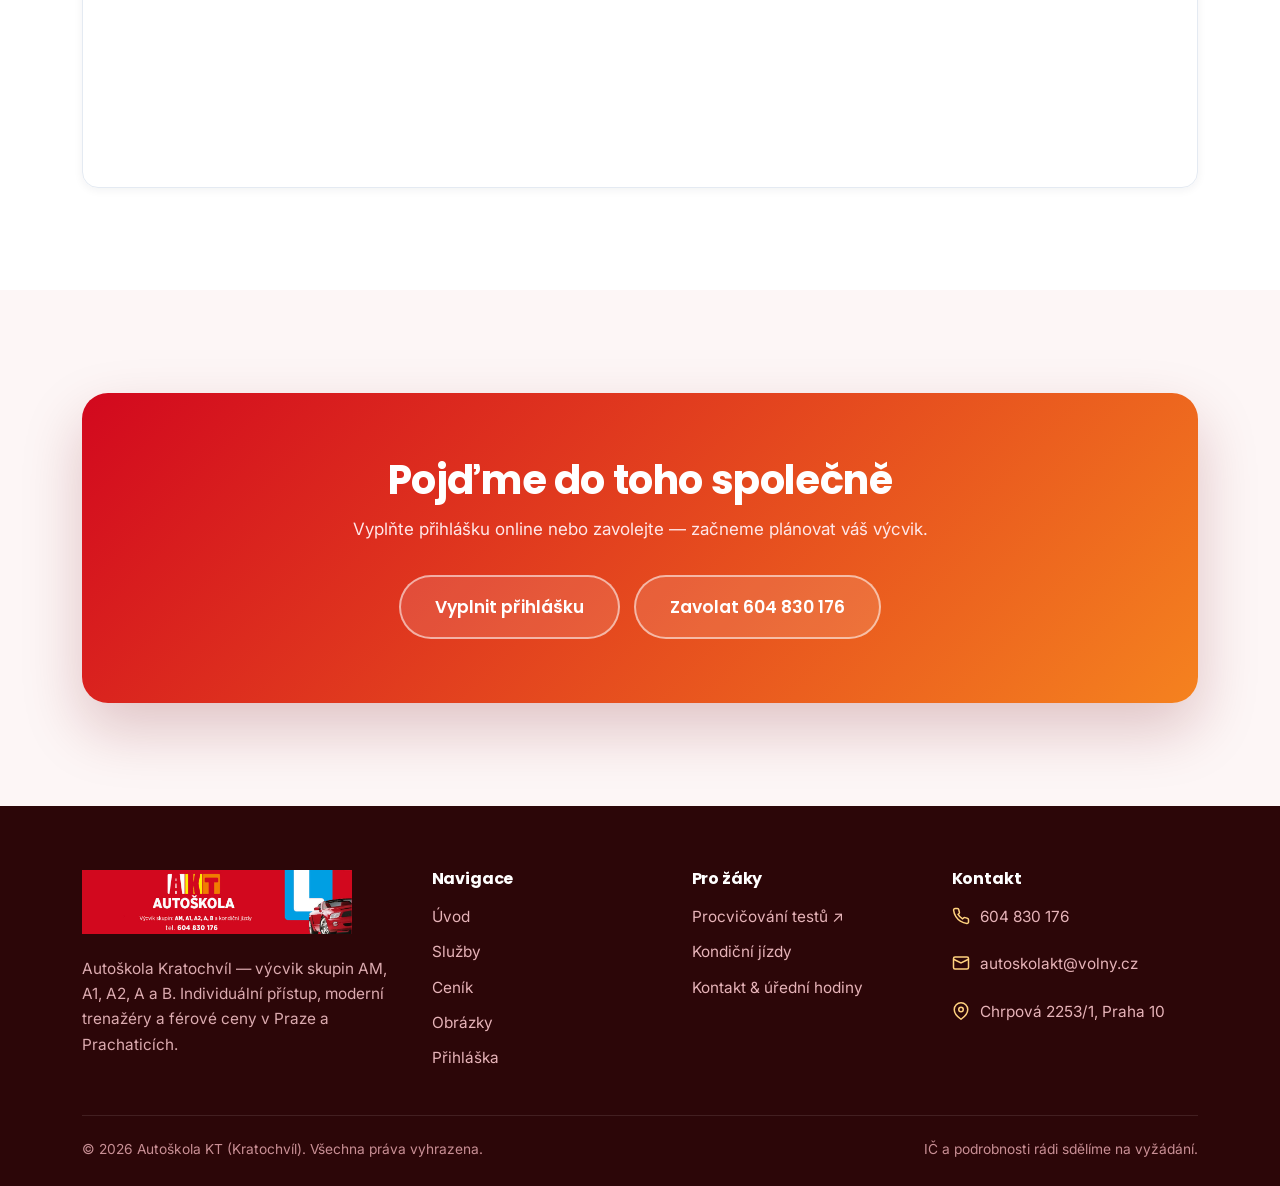
<file: Autoškola KT/kontakt.html>
<!DOCTYPE html>
<html lang="cs">
<head>
  <meta charset="UTF-8" />
  <meta name="viewport" content="width=device-width, initial-scale=1.0" />
  <title>Kontakt — Autoškola KT</title>
  <meta name="description" content="Kontakt na Autoškolu KT — provozovny Praha 10 (Chrpová 2253/1) a Prachatice (areál MS Kart). Telefon 604 830 176, e-mail autoskolakt@volny.cz." />
  <link rel="preconnect" href="https://fonts.googleapis.com" />
  <link rel="preconnect" href="https://fonts.gstatic.com" crossorigin />
  <link href="https://fonts.googleapis.com/css2?family=Inter:wght@400;500;600;700&family=Poppins:wght@500;600;700;800&display=swap" rel="stylesheet" />
  <link rel="stylesheet" href="assets/css/style.css" />
</head>
<body>

    <header class="site-header">
    <div class="container header-inner">
      <button class="nav-toggle" aria-label="Otevřít menu">
        <svg viewBox="0 0 24 24" fill="none" stroke="currentColor" stroke-width="2" stroke-linecap="round"><line x1="3" y1="6" x2="21" y2="6"/><line x1="3" y1="12" x2="21" y2="12"/><line x1="3" y1="18" x2="21" y2="18"/></svg>
      </button>
      <nav class="nav">
        <a href="index.html">Úvod</a>
        <a href="sluzby.html">Služby</a>
        <a href="cenik.html">Ceník</a>
        <a href="vozidla.html">Obrázky</a>
        <a href="https://etesty2.mdcr.cz/" target="_blank" rel="noopener">Procvičování testů ↗</a>
        <a href="kontakt.html">Kontakt</a>
        <a class="btn btn-primary is-cta" href="prihlaska.html">Přihláška</a>
      </nav>
      <a class="logo" href="index.html" aria-label="Autoškola KT — domů"><img src="assets/img/logo-akt.jpg" alt="Autoškola KT" class="logo-img" /></a>
    </div>
  </header>

  <section class="page-hero">
    <div class="container">
      <div class="breadcrumb"><a href="index.html">Úvod</a> / Kontakt</div>
      <span class="eyebrow">Ozvěte se nám</span>
      <h1>Kontakt</h1>
      <p>Zavolejte, napište nebo se zastavte v úřední den. Rádi vám poradíme s výběrem skupiny, termíny i splátkami.</p>
    </div>
  </section>

  <section class="section">
    <div class="container">

      <!-- RYCHLÝ KONTAKT -->
      <div class="grid grid-3" style="margin-bottom:42px">
        <a class="card reveal" href="tel:+420604830176" style="text-align:center">
          <div class="ic" style="margin-inline:auto"><svg viewBox="0 0 24 24" fill="none" stroke="currentColor" stroke-width="2"><path d="M22 16.92v3a2 2 0 0 1-2.18 2 19.79 19.79 0 0 1-8.63-3.07 19.5 19.5 0 0 1-6-6 19.79 19.79 0 0 1-3.07-8.67A2 2 0 0 1 4.11 2h3a2 2 0 0 1 2 1.72c.13.96.36 1.9.7 2.81a2 2 0 0 1-.45 2.11L8.09 9.91a16 16 0 0 0 6 6l1.27-1.27a2 2 0 0 1 2.11-.45c.91.34 1.85.57 2.81.7A2 2 0 0 1 22 16.92z"/></svg></div>
          <h3>Telefon</h3>
          <p style="font-size:1.15rem; font-weight:700; color:var(--brand)">604 830 176</p>
        </a>
        <a class="card reveal" href="mailto:autoskolakt@volny.cz" style="text-align:center">
          <div class="ic" style="margin-inline:auto"><svg viewBox="0 0 24 24" fill="none" stroke="currentColor" stroke-width="2"><rect x="2" y="4" width="20" height="16" rx="2"/><path d="m22 7-10 5L2 7"/></svg></div>
          <h3>E-mail</h3>
          <p style="font-size:1.05rem; font-weight:700; color:var(--brand)">autoskolakt@volny.cz</p>
        </a>
        <a class="card reveal" href="prihlaska.html" style="text-align:center">
          <div class="ic" style="margin-inline:auto"><svg viewBox="0 0 24 24" fill="none" stroke="currentColor" stroke-width="2"><path d="M14 2H6a2 2 0 0 0-2 2v16a2 2 0 0 0 2 2h12a2 2 0 0 0 2-2V8z"/><path d="M14 2v6h6"/><path d="M9 15l2 2 4-4"/></svg></div>
          <h3>Přihláška online</h3>
          <p style="font-size:1.05rem; font-weight:700; color:var(--brand)">Vyplnit formulář →</p>
        </a>
      </div>

      <!-- PROVOZOVNY -->
      <div class="grid grid-2">
        <div class="loc-card reveal">
          <div class="loc-card__top">
            <span class="pin"><svg viewBox="0 0 24 24" fill="none" stroke="currentColor" stroke-width="2"><path d="M21 10c0 7-9 13-9 13s-9-6-9-13a9 9 0 0 1 18 0z"/><circle cx="12" cy="10" r="3"/></svg></span>
            <div><h3>Provozovna Praha 10</h3><span>Hlavní provozovna a učebna</span></div>
          </div>
          <ul class="loc-list">
            <li><span class="lbl">Adresa</span><span class="val">Chrpová 2253/1<br>Praha 10 – Záběhlice</span></li>
            <li><span class="lbl">Telefon</span><span class="val"><a href="tel:+420604830176">604 830 176</a></span></li>
            <li><span class="lbl">E-mail</span><span class="val"><a href="mailto:autoskolakt@volny.cz">autoskolakt@volny.cz</a></span></li>
            <li><span class="lbl">Úřední den</span><span class="val">středa 17:00–19:00<br><small style="color:var(--muted)">Teorie probíhá 17:00–18:00, pro osobní jednání je ideální 17:00 nebo po 18:00.</small></span></li>
          </ul>
        </div>
        <div class="loc-card reveal">
          <div class="loc-card__top">
            <span class="pin"><svg viewBox="0 0 24 24" fill="none" stroke="currentColor" stroke-width="2"><path d="M21 10c0 7-9 13-9 13s-9-6-9-13a9 9 0 0 1 18 0z"/><circle cx="12" cy="10" r="3"/></svg></span>
            <div><h3>Provozovna Prachatice</h3><span>Nově — areál MS Kart</span></div>
          </div>
          <ul class="loc-list">
            <li><span class="lbl">Adresa</span><span class="val">Žernovická 1272<br>Prachatice (areál MS Kart)</span></li>
            <li><span class="lbl">Telefon</span><span class="val"><a href="tel:+420604830176">604 830 176</a></span></li>
            <li><span class="lbl">Učebna</span><span class="val">vlevo od hlavního vchodu, u vstupní brány</span></li>
            <li><span class="lbl">Návštěva</span><span class="val">Možná i mimo úřední hodiny — pokud nikoho nezastihnete, zavolejte prosím předem.</span></li>
          </ul>
        </div>
      </div>

      <!-- MAPA -->
      <div style="margin-top:42px">
        <h2 style="margin-bottom:20px">Kde nás najdete</h2>
        <div class="map-wrap reveal">
          <iframe
            title="Mapa — Autoškola KT, Chrpová 2253/1, Praha 10"
            src="https://maps.google.com/maps?q=Chrpov%C3%A1%202253%2F1%2C%20Praha%2010&t=m&z=15&output=embed"
            height="440" loading="lazy" referrerpolicy="no-referrer-when-downgrade"></iframe>
        </div>
      </div>

    </div>
  </section>

  <section class="section section--soft">
    <div class="container">
      <div class="cta-band reveal">
        <h2>Pojďme do toho společně</h2>
        <p>Vyplňte přihlášku online nebo zavolejte — začneme plánovat váš výcvik.</p>
        <div class="hero__actions">
          <a class="btn btn-ghost btn-lg" href="prihlaska.html">Vyplnit přihlášku</a>
          <a class="btn btn-ghost btn-lg" href="tel:+420604830176">Zavolat 604 830 176</a>
        </div>
      </div>
    </div>
  </section>

  <footer class="site-footer">
    <div class="container">
      <div class="footer-grid">
        <div class="footer-about">
          <a class="logo" href="index.html">
        <img src="assets/img/logo-akt.jpg" alt="Autoškola KT" class="logo-img" />
      </a>
          <p>Autoškola Kratochvíl — výcvik skupin AM, A1, A2, A a B. Individuální přístup, moderní trenažéry a férové ceny v Praze a Prachaticích.</p>
        </div>
        <div>
          <h4>Navigace</h4>
          <ul class="footer-links">
            <li><a href="index.html">Úvod</a></li>
            <li><a href="sluzby.html">Služby</a></li>
            <li><a href="cenik.html">Ceník</a></li>
            <li><a href="vozidla.html">Obrázky</a></li>
            <li><a href="prihlaska.html">Přihláška</a></li>
          </ul>
        </div>
        <div>
          <h4>Pro žáky</h4>
          <ul class="footer-links">
            <li><a href="https://etesty2.mdcr.cz/" target="_blank" rel="noopener">Procvičování testů ↗</a></li>
            <li><a href="cenik.html">Kondiční jízdy</a></li>
            <li><a href="kontakt.html">Kontakt &amp; úřední hodiny</a></li>
          </ul>
        </div>
        <div>
          <h4>Kontakt</h4>
          <ul class="footer-links footer-contact">
            <li><svg viewBox="0 0 24 24" fill="none" stroke="currentColor" stroke-width="2"><path d="M22 16.92v3a2 2 0 0 1-2.18 2 19.79 19.79 0 0 1-8.63-3.07 19.5 19.5 0 0 1-6-6 19.79 19.79 0 0 1-3.07-8.67A2 2 0 0 1 4.11 2h3a2 2 0 0 1 2 1.72c.13.96.36 1.9.7 2.81a2 2 0 0 1-.45 2.11L8.09 9.91a16 16 0 0 0 6 6l1.27-1.27a2 2 0 0 1 2.11-.45c.91.34 1.85.57 2.81.7A2 2 0 0 1 22 16.92z"/></svg><a href="tel:+420604830176">604 830 176</a></li>
            <li><svg viewBox="0 0 24 24" fill="none" stroke="currentColor" stroke-width="2"><rect x="2" y="4" width="20" height="16" rx="2"/><path d="m22 7-10 5L2 7"/></svg><a href="mailto:autoskolakt@volny.cz">autoskolakt@volny.cz</a></li>
            <li><svg viewBox="0 0 24 24" fill="none" stroke="currentColor" stroke-width="2"><path d="M21 10c0 7-9 13-9 13s-9-6-9-13a9 9 0 0 1 18 0z"/><circle cx="12" cy="10" r="3"/></svg><span>Chrpová 2253/1, Praha 10</span></li>
          </ul>
        </div>
      </div>
      <div class="footer-bottom">
        <span>© <span id="year">2026</span> Autoškola KT (Kratochvíl). Všechna práva vyhrazena.</span>
        <span>IČ a podrobnosti rádi sdělíme na vyžádání.</span>
      </div>
    </div>
  </footer>

  <script src="assets/js/main.js"></script>
</body>
</html>
</file>
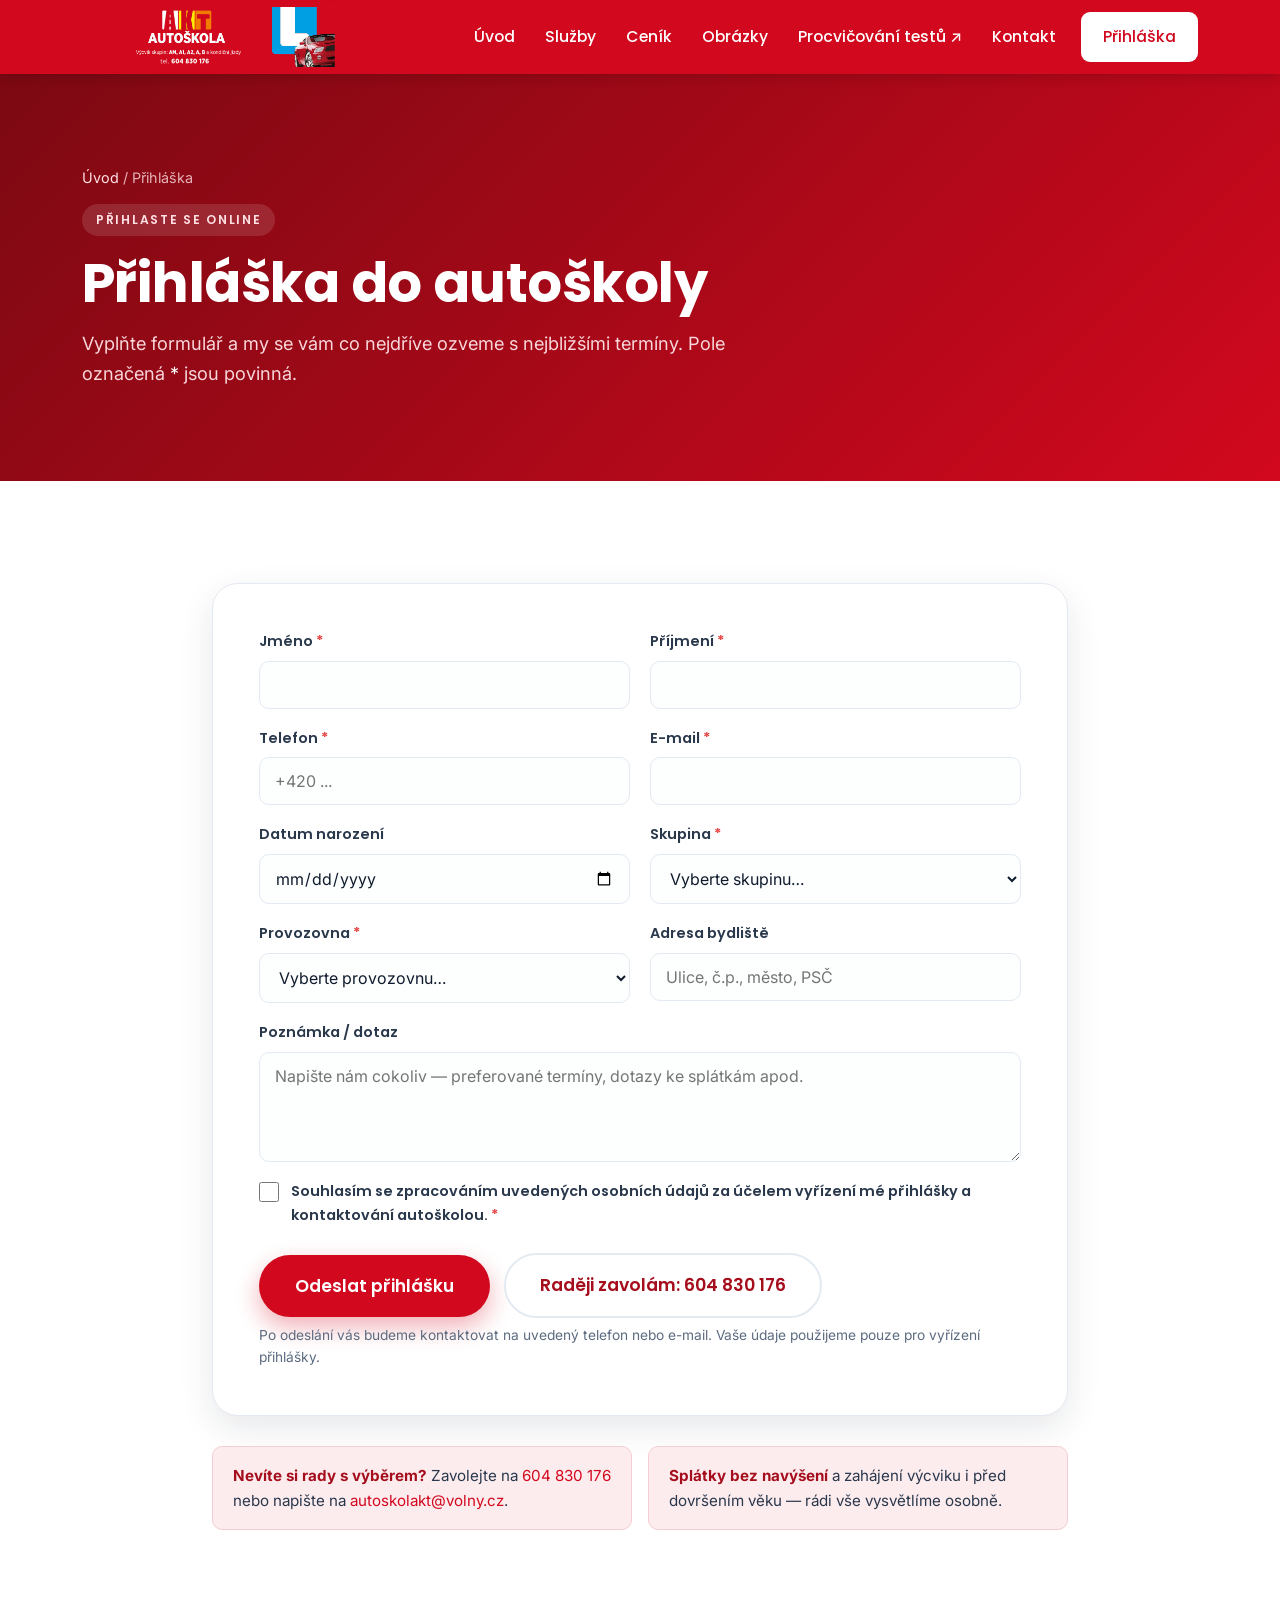
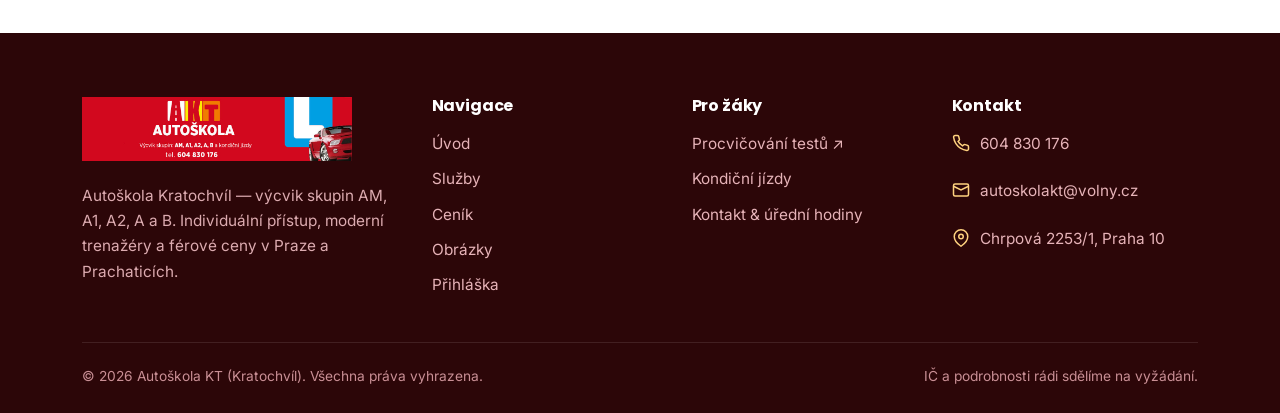
<file: Autoškola KT/prihlaska.html>
<!DOCTYPE html>
<html lang="cs">
<head>
  <meta charset="UTF-8" />
  <meta name="viewport" content="width=device-width, initial-scale=1.0" />
  <title>Přihláška — Autoškola KT</title>
  <meta name="description" content="Online přihláška do Autoškoly KT. Vyplňte formulář a my se vám ozveme s termíny výcviku skupin AM, A1, A2, A nebo B." />
  <link rel="preconnect" href="https://fonts.googleapis.com" />
  <link rel="preconnect" href="https://fonts.gstatic.com" crossorigin />
  <link href="https://fonts.googleapis.com/css2?family=Inter:wght@400;500;600;700&family=Poppins:wght@500;600;700;800&display=swap" rel="stylesheet" />
  <link rel="stylesheet" href="assets/css/style.css" />
</head>
<body>

    <header class="site-header">
    <div class="container header-inner">
      <button class="nav-toggle" aria-label="Otevřít menu">
        <svg viewBox="0 0 24 24" fill="none" stroke="currentColor" stroke-width="2" stroke-linecap="round"><line x1="3" y1="6" x2="21" y2="6"/><line x1="3" y1="12" x2="21" y2="12"/><line x1="3" y1="18" x2="21" y2="18"/></svg>
      </button>
      <nav class="nav">
        <a href="index.html">Úvod</a>
        <a href="sluzby.html">Služby</a>
        <a href="cenik.html">Ceník</a>
        <a href="vozidla.html">Obrázky</a>
        <a href="https://etesty2.mdcr.cz/" target="_blank" rel="noopener">Procvičování testů ↗</a>
        <a href="kontakt.html">Kontakt</a>
        <a class="btn btn-primary is-cta" href="prihlaska.html">Přihláška</a>
      </nav>
      <a class="logo" href="index.html" aria-label="Autoškola KT — domů"><img src="assets/img/logo-akt.jpg" alt="Autoškola KT" class="logo-img" /></a>
    </div>
  </header>

  <section class="page-hero">
    <div class="container">
      <div class="breadcrumb"><a href="index.html">Úvod</a> / Přihláška</div>
      <span class="eyebrow">Přihlaste se online</span>
      <h1>Přihláška do autoškoly</h1>
      <p>Vyplňte formulář a my se vám co nejdříve ozveme s nejbližšími termíny. Pole označená <span style="color:#fff">*</span> jsou povinná.</p>
    </div>
  </section>

  <section class="section">
    <div class="container" style="max-width:900px">
      <div class="form-card reveal">
        <div id="form-status" class="form-status"></div>

        <!-- POZOR (pro provozovatele): chcete-li, aby se přihláška odesílala přímo do e-mailu
             bez otevírání poštovního programu, zaregistrujte se zdarma na https://formspree.io,
             vytvořte formulář na e-mail autoskolakt@volny.cz a vložený kód vložte níže místo
             "VAS_KOD" do atributu data-formspree. Do té doby formulář otevře e-mailový program
             návštěvníka s předvyplněnou zprávou. -->
        <form id="prihlaska-form" data-formspree="https://formspree.io/f/VAS_KOD" novalidate>
          <div class="form-grid">
            <div class="field">
              <label for="jmeno">Jméno <span class="req">*</span></label>
              <input type="text" id="jmeno" name="jmeno" required autocomplete="given-name" />
            </div>
            <div class="field">
              <label for="prijmeni">Příjmení <span class="req">*</span></label>
              <input type="text" id="prijmeni" name="prijmeni" required autocomplete="family-name" />
            </div>
            <div class="field">
              <label for="telefon">Telefon <span class="req">*</span></label>
              <input type="tel" id="telefon" name="telefon" required autocomplete="tel" placeholder="+420 ..." />
            </div>
            <div class="field">
              <label for="email">E-mail <span class="req">*</span></label>
              <input type="email" id="email" name="email" required autocomplete="email" />
            </div>
            <div class="field">
              <label for="narozeni">Datum narození</label>
              <input type="date" id="narozeni" name="datum_narozeni" />
            </div>
            <div class="field">
              <label for="skupina">Skupina <span class="req">*</span></label>
              <select id="skupina" name="skupina" required>
                <option value="" selected disabled>Vyberte skupinu…</option>
                <option value="AM">AM — moped do 45 km/h</option>
                <option value="A1">A1 — motocykl do 125 cm³</option>
                <option value="A2">A2 — motocykl do 35 kW</option>
                <option value="A">A — motocykl nad 35 kW</option>
                <option value="B">B — osobní automobil</option>
                <option value="A2+B">A2 + B — motocykl a automobil</option>
                <option value="Kondiční jízdy">Kondiční jízdy</option>
                <option value="Nevím / poradíte mi">Nevím, poradíte mi</option>
              </select>
            </div>
            <div class="field">
              <label for="pobocka">Provozovna <span class="req">*</span></label>
              <select id="pobocka" name="pobocka" required>
                <option value="" selected disabled>Vyberte provozovnu…</option>
                <option value="Praha 10">Praha 10 — Chrpová 2253/1</option>
                <option value="Prachatice">Prachatice — areál MS Kart</option>
              </select>
            </div>
            <div class="field">
              <label for="adresa">Adresa bydliště</label>
              <input type="text" id="adresa" name="adresa" autocomplete="street-address" placeholder="Ulice, č.p., město, PSČ" />
            </div>
            <div class="field full">
              <label for="poznamka">Poznámka / dotaz</label>
              <textarea id="poznamka" name="poznamka" placeholder="Napište nám cokoliv — preferované termíny, dotazy ke splátkám apod."></textarea>
            </div>
            <div class="field full">
              <label class="consent">
                <input type="checkbox" name="souhlas" required />
                <span>Souhlasím se zpracováním uvedených osobních údajů za účelem vyřízení mé přihlášky a kontaktování autoškolou. <span class="req">*</span></span>
              </label>
            </div>
          </div>

          <!-- anti-spam honeypot -->
          <input type="text" name="_gotcha" tabindex="-1" autocomplete="off" style="position:absolute;left:-9999px" aria-hidden="true" />

          <div style="margin-top:26px; display:flex; flex-wrap:wrap; gap:14px; align-items:center">
            <button type="submit" class="btn btn-primary btn-lg">Odeslat přihlášku</button>
            <a class="btn btn-outline btn-lg" href="tel:+420604830176">Raději zavolám: 604 830 176</a>
          </div>
          <p class="form-note">Po odeslání vás budeme kontaktovat na uvedený telefon nebo e-mail. Vaše údaje použijeme pouze pro vyřízení přihlášky.</p>
        </form>
      </div>

      <div class="note-grid" style="margin-top:30px">
        <div class="note"><b>Nevíte si rady s výběrem?</b> Zavolejte na <a href="tel:+420604830176">604 830 176</a> nebo napište na <a href="mailto:autoskolakt@volny.cz">autoskolakt@volny.cz</a>.</div>
        <div class="note"><b>Splátky bez navýšení</b> a zahájení výcviku i před dovršením věku — rádi vše vysvětlíme osobně.</div>
      </div>
    </div>
  </section>

  <footer class="site-footer">
    <div class="container">
      <div class="footer-grid">
        <div class="footer-about">
          <a class="logo" href="index.html">
        <img src="assets/img/logo-akt.jpg" alt="Autoškola KT" class="logo-img" />
      </a>
          <p>Autoškola Kratochvíl — výcvik skupin AM, A1, A2, A a B. Individuální přístup, moderní trenažéry a férové ceny v Praze a Prachaticích.</p>
        </div>
        <div>
          <h4>Navigace</h4>
          <ul class="footer-links">
            <li><a href="index.html">Úvod</a></li>
            <li><a href="sluzby.html">Služby</a></li>
            <li><a href="cenik.html">Ceník</a></li>
            <li><a href="vozidla.html">Obrázky</a></li>
            <li><a href="prihlaska.html">Přihláška</a></li>
          </ul>
        </div>
        <div>
          <h4>Pro žáky</h4>
          <ul class="footer-links">
            <li><a href="https://etesty2.mdcr.cz/" target="_blank" rel="noopener">Procvičování testů ↗</a></li>
            <li><a href="cenik.html">Kondiční jízdy</a></li>
            <li><a href="kontakt.html">Kontakt &amp; úřední hodiny</a></li>
          </ul>
        </div>
        <div>
          <h4>Kontakt</h4>
          <ul class="footer-links footer-contact">
            <li><svg viewBox="0 0 24 24" fill="none" stroke="currentColor" stroke-width="2"><path d="M22 16.92v3a2 2 0 0 1-2.18 2 19.79 19.79 0 0 1-8.63-3.07 19.5 19.5 0 0 1-6-6 19.79 19.79 0 0 1-3.07-8.67A2 2 0 0 1 4.11 2h3a2 2 0 0 1 2 1.72c.13.96.36 1.9.7 2.81a2 2 0 0 1-.45 2.11L8.09 9.91a16 16 0 0 0 6 6l1.27-1.27a2 2 0 0 1 2.11-.45c.91.34 1.85.57 2.81.7A2 2 0 0 1 22 16.92z"/></svg><a href="tel:+420604830176">604 830 176</a></li>
            <li><svg viewBox="0 0 24 24" fill="none" stroke="currentColor" stroke-width="2"><rect x="2" y="4" width="20" height="16" rx="2"/><path d="m22 7-10 5L2 7"/></svg><a href="mailto:autoskolakt@volny.cz">autoskolakt@volny.cz</a></li>
            <li><svg viewBox="0 0 24 24" fill="none" stroke="currentColor" stroke-width="2"><path d="M21 10c0 7-9 13-9 13s-9-6-9-13a9 9 0 0 1 18 0z"/><circle cx="12" cy="10" r="3"/></svg><span>Chrpová 2253/1, Praha 10</span></li>
          </ul>
        </div>
      </div>
      <div class="footer-bottom">
        <span>© <span id="year">2026</span> Autoškola KT (Kratochvíl). Všechna práva vyhrazena.</span>
        <span>IČ a podrobnosti rádi sdělíme na vyžádání.</span>
      </div>
    </div>
  </footer>

  <script src="assets/js/main.js"></script>
</body>
</html>
</file>
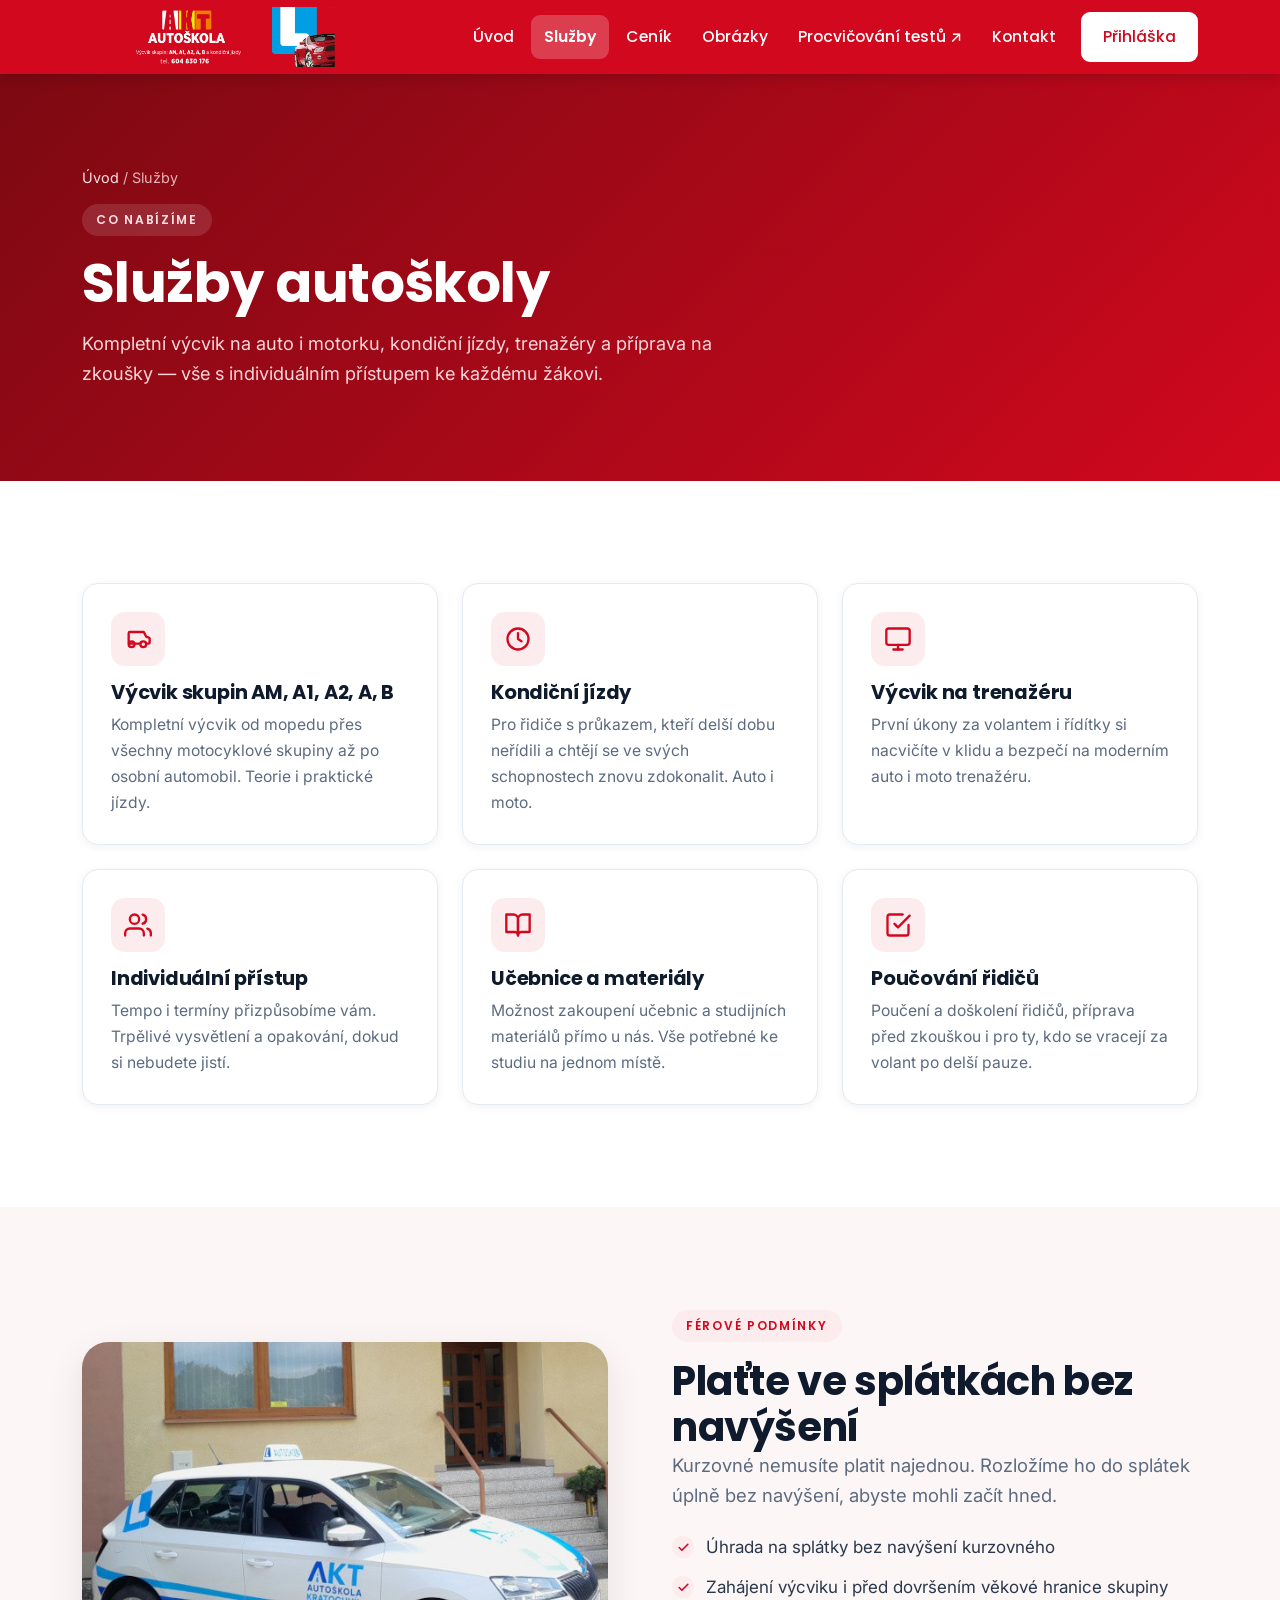
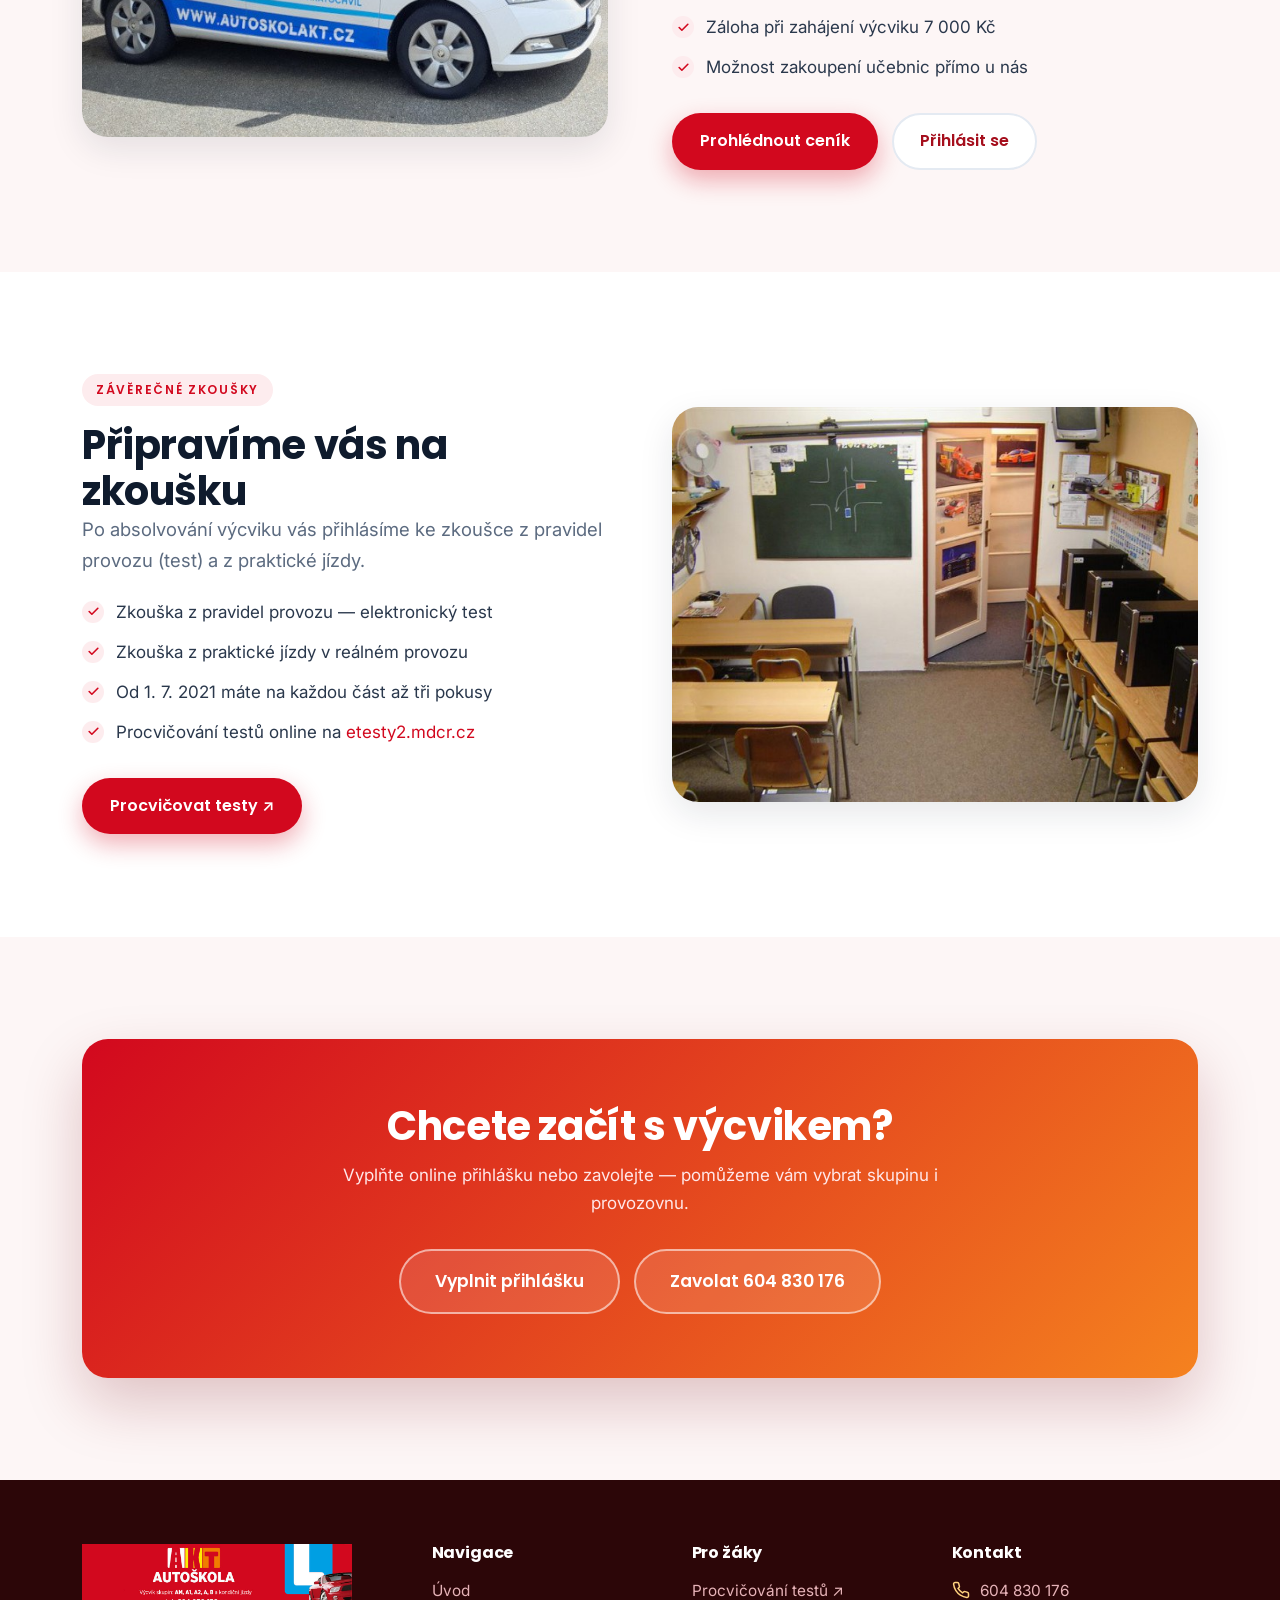
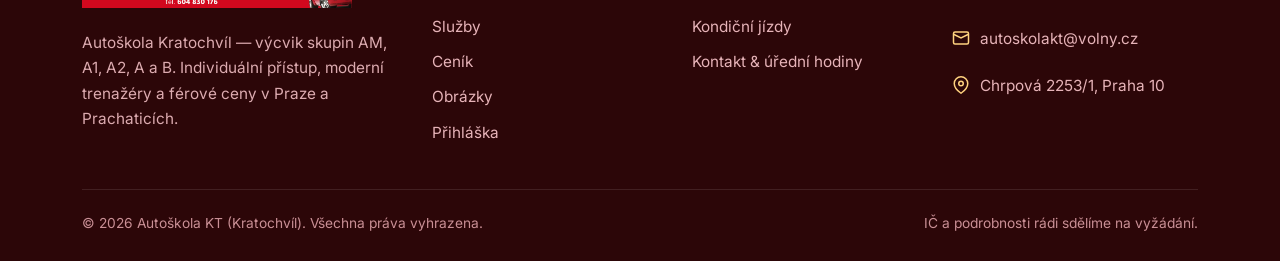
<file: Autoškola KT/sluzby.html>
<!DOCTYPE html>
<html lang="cs">
<head>
  <meta charset="UTF-8" />
  <meta name="viewport" content="width=device-width, initial-scale=1.0" />
  <title>Služby — Autoškola KT</title>
  <meta name="description" content="Služby Autoškoly KT: výcvik skupin AM, A1, A2, A a B, kondiční jízdy, výcvik na trenažéru, poučování řidičů, učebnice a příprava na zkoušky." />
  <link rel="preconnect" href="https://fonts.googleapis.com" />
  <link rel="preconnect" href="https://fonts.gstatic.com" crossorigin />
  <link href="https://fonts.googleapis.com/css2?family=Inter:wght@400;500;600;700&family=Poppins:wght@500;600;700;800&display=swap" rel="stylesheet" />
  <link rel="stylesheet" href="assets/css/style.css" />
</head>
<body>

    <header class="site-header">
    <div class="container header-inner">
      <button class="nav-toggle" aria-label="Otevřít menu">
        <svg viewBox="0 0 24 24" fill="none" stroke="currentColor" stroke-width="2" stroke-linecap="round"><line x1="3" y1="6" x2="21" y2="6"/><line x1="3" y1="12" x2="21" y2="12"/><line x1="3" y1="18" x2="21" y2="18"/></svg>
      </button>
      <nav class="nav">
        <a href="index.html">Úvod</a>
        <a href="sluzby.html">Služby</a>
        <a href="cenik.html">Ceník</a>
        <a href="vozidla.html">Obrázky</a>
        <a href="https://etesty2.mdcr.cz/" target="_blank" rel="noopener">Procvičování testů ↗</a>
        <a href="kontakt.html">Kontakt</a>
        <a class="btn btn-primary is-cta" href="prihlaska.html">Přihláška</a>
      </nav>
      <a class="logo" href="index.html" aria-label="Autoškola KT — domů"><img src="assets/img/logo-akt.jpg" alt="Autoškola KT" class="logo-img" /></a>
    </div>
  </header>

  <section class="page-hero">
    <div class="container">
      <div class="breadcrumb"><a href="index.html">Úvod</a> / Služby</div>
      <span class="eyebrow">Co nabízíme</span>
      <h1>Služby autoškoly</h1>
      <p>Kompletní výcvik na auto i motorku, kondiční jízdy, trenažéry a příprava na zkoušky — vše s individuálním přístupem ke každému žákovi.</p>
    </div>
  </section>

  <!-- HLAVNÍ SLUŽBY -->
  <section class="section">
    <div class="container">
      <div class="grid grid-3">
        <div class="card reveal">
          <div class="ic"><svg viewBox="0 0 24 24" fill="none" stroke="currentColor" stroke-width="2" stroke-linecap="round" stroke-linejoin="round"><path d="M14 16H9m10 0h2a1 1 0 0 0 1-1v-3.28a1 1 0 0 0-.684-.948l-1.923-.641a1 1 0 0 1-.578-.502l-1.539-3.076A1 1 0 0 0 16.382 6H5a1 1 0 0 0-1 1v8a1 1 0 0 0 1 1h2"/><circle cx="6.5" cy="16.5" r="2.5"/><circle cx="16.5" cy="16.5" r="2.5"/></svg></div>
          <h3>Výcvik skupin AM, A1, A2, A, B</h3>
          <p>Kompletní výcvik od mopedu přes všechny motocyklové skupiny až po osobní automobil. Teorie i praktické jízdy.</p>
        </div>
        <div class="card reveal">
          <div class="ic"><svg viewBox="0 0 24 24" fill="none" stroke="currentColor" stroke-width="2" stroke-linecap="round" stroke-linejoin="round"><path d="M3 12a9 9 0 1 0 18 0 9 9 0 0 0-18 0z"/><path d="M12 7v5l3 2"/></svg></div>
          <h3>Kondiční jízdy</h3>
          <p>Pro řidiče s průkazem, kteří delší dobu neřídili a chtějí se ve svých schopnostech znovu zdokonalit. Auto i moto.</p>
        </div>
        <div class="card reveal">
          <div class="ic"><svg viewBox="0 0 24 24" fill="none" stroke="currentColor" stroke-width="2" stroke-linecap="round" stroke-linejoin="round"><rect x="2" y="3" width="20" height="14" rx="2"/><line x1="8" y1="21" x2="16" y2="21"/><line x1="12" y1="17" x2="12" y2="21"/></svg></div>
          <h3>Výcvik na trenažéru</h3>
          <p>První úkony za volantem i řídítky si nacvičíte v klidu a bezpečí na moderním auto i moto trenažéru.</p>
        </div>
        <div class="card reveal">
          <div class="ic"><svg viewBox="0 0 24 24" fill="none" stroke="currentColor" stroke-width="2" stroke-linecap="round" stroke-linejoin="round"><path d="M17 21v-2a4 4 0 0 0-4-4H5a4 4 0 0 0-4 4v2"/><circle cx="9" cy="7" r="4"/><path d="M23 21v-2a4 4 0 0 0-3-3.87"/><path d="M16 3.13a4 4 0 0 1 0 7.75"/></svg></div>
          <h3>Individuální přístup</h3>
          <p>Tempo i termíny přizpůsobíme vám. Trpělivé vysvětlení a opakování, dokud si nebudete jistí.</p>
        </div>
        <div class="card reveal">
          <div class="ic"><svg viewBox="0 0 24 24" fill="none" stroke="currentColor" stroke-width="2" stroke-linecap="round" stroke-linejoin="round"><path d="M2 3h6a4 4 0 0 1 4 4v14a3 3 0 0 0-3-3H2z"/><path d="M22 3h-6a4 4 0 0 0-4 4v14a3 3 0 0 1 3-3h7z"/></svg></div>
          <h3>Učebnice a materiály</h3>
          <p>Možnost zakoupení učebnic a studijních materiálů přímo u nás. Vše potřebné ke studiu na jednom místě.</p>
        </div>
        <div class="card reveal">
          <div class="ic"><svg viewBox="0 0 24 24" fill="none" stroke="currentColor" stroke-width="2" stroke-linecap="round" stroke-linejoin="round"><path d="M9 11l3 3L22 4"/><path d="M21 12v7a2 2 0 0 1-2 2H5a2 2 0 0 1-2-2V5a2 2 0 0 1 2-2h11"/></svg></div>
          <h3>Poučování řidičů</h3>
          <p>Poučení a doškolení řidičů, příprava před zkouškou i pro ty, kdo se vracejí za volant po delší pauze.</p>
        </div>
      </div>
    </div>
  </section>

  <!-- SPLÁTKY SPLIT -->
  <section class="section section--soft">
    <div class="container">
      <div class="split">
        <div class="split__media reveal"><img src="assets/img/auto-fabia-bila.jpg" alt="Výcvikové vozidlo Autoškoly KT" /></div>
        <div class="reveal">
          <span class="eyebrow">Férové podmínky</span>
          <h2>Plaťte ve splátkách bez navýšení</h2>
          <p class="lead">Kurzovné nemusíte platit najednou. Rozložíme ho do splátek úplně bez navýšení, abyste mohli začít hned.</p>
          <ul class="checks">
            <li>Úhrada na splátky bez navýšení kurzovného</li>
            <li>Zahájení výcviku i před dovršením věkové hranice skupiny</li>
            <li>Záloha při zahájení výcviku 7 000 Kč</li>
            <li>Možnost zakoupení učebnic přímo u nás</li>
          </ul>
          <div class="hero__actions">
            <a class="btn btn-primary" href="cenik.html">Prohlédnout ceník</a>
            <a class="btn btn-outline" href="prihlaska.html">Přihlásit se</a>
          </div>
        </div>
      </div>
    </div>
  </section>

  <!-- ZKOUŠKY -->
  <section class="section">
    <div class="container">
      <div class="split split--reverse">
        <div class="split__media reveal"><img src="assets/img/ucebna-1.jpg" alt="Učebna Autoškoly KT" /></div>
        <div class="reveal">
          <span class="eyebrow">Závěrečné zkoušky</span>
          <h2>Připravíme vás na zkoušku</h2>
          <p class="lead">Po absolvování výcviku vás přihlásíme ke zkoušce z pravidel provozu (test) a z praktické jízdy.</p>
          <ul class="checks">
            <li>Zkouška z pravidel provozu — elektronický test</li>
            <li>Zkouška z praktické jízdy v reálném provozu</li>
            <li>Od 1. 7. 2021 máte na každou část až tři pokusy</li>
            <li>Procvičování testů online na <a href="https://etesty2.mdcr.cz/" target="_blank" rel="noopener">etesty2.mdcr.cz</a></li>
          </ul>
          <div class="hero__actions">
            <a class="btn btn-primary" href="https://etesty2.mdcr.cz/" target="_blank" rel="noopener">Procvičovat testy ↗</a>
          </div>
        </div>
      </div>
    </div>
  </section>

  <!-- CTA -->
  <section class="section section--soft">
    <div class="container">
      <div class="cta-band reveal">
        <h2>Chcete začít s výcvikem?</h2>
        <p>Vyplňte online přihlášku nebo zavolejte — pomůžeme vám vybrat skupinu i provozovnu.</p>
        <div class="hero__actions">
          <a class="btn btn-ghost btn-lg" href="prihlaska.html">Vyplnit přihlášku</a>
          <a class="btn btn-ghost btn-lg" href="tel:+420604830176">Zavolat 604 830 176</a>
        </div>
      </div>
    </div>
  </section>

  <footer class="site-footer">
    <div class="container">
      <div class="footer-grid">
        <div class="footer-about">
          <a class="logo" href="index.html">
        <img src="assets/img/logo-akt.jpg" alt="Autoškola KT" class="logo-img" />
      </a>
          <p>Autoškola Kratochvíl — výcvik skupin AM, A1, A2, A a B. Individuální přístup, moderní trenažéry a férové ceny v Praze a Prachaticích.</p>
        </div>
        <div>
          <h4>Navigace</h4>
          <ul class="footer-links">
            <li><a href="index.html">Úvod</a></li>
            <li><a href="sluzby.html">Služby</a></li>
            <li><a href="cenik.html">Ceník</a></li>
            <li><a href="vozidla.html">Obrázky</a></li>
            <li><a href="prihlaska.html">Přihláška</a></li>
          </ul>
        </div>
        <div>
          <h4>Pro žáky</h4>
          <ul class="footer-links">
            <li><a href="https://etesty2.mdcr.cz/" target="_blank" rel="noopener">Procvičování testů ↗</a></li>
            <li><a href="cenik.html">Kondiční jízdy</a></li>
            <li><a href="kontakt.html">Kontakt &amp; úřední hodiny</a></li>
          </ul>
        </div>
        <div>
          <h4>Kontakt</h4>
          <ul class="footer-links footer-contact">
            <li><svg viewBox="0 0 24 24" fill="none" stroke="currentColor" stroke-width="2"><path d="M22 16.92v3a2 2 0 0 1-2.18 2 19.79 19.79 0 0 1-8.63-3.07 19.5 19.5 0 0 1-6-6 19.79 19.79 0 0 1-3.07-8.67A2 2 0 0 1 4.11 2h3a2 2 0 0 1 2 1.72c.13.96.36 1.9.7 2.81a2 2 0 0 1-.45 2.11L8.09 9.91a16 16 0 0 0 6 6l1.27-1.27a2 2 0 0 1 2.11-.45c.91.34 1.85.57 2.81.7A2 2 0 0 1 22 16.92z"/></svg><a href="tel:+420604830176">604 830 176</a></li>
            <li><svg viewBox="0 0 24 24" fill="none" stroke="currentColor" stroke-width="2"><rect x="2" y="4" width="20" height="16" rx="2"/><path d="m22 7-10 5L2 7"/></svg><a href="mailto:autoskolakt@volny.cz">autoskolakt@volny.cz</a></li>
            <li><svg viewBox="0 0 24 24" fill="none" stroke="currentColor" stroke-width="2"><path d="M21 10c0 7-9 13-9 13s-9-6-9-13a9 9 0 0 1 18 0z"/><circle cx="12" cy="10" r="3"/></svg><span>Chrpová 2253/1, Praha 10</span></li>
          </ul>
        </div>
      </div>
      <div class="footer-bottom">
        <span>© <span id="year">2026</span> Autoškola KT (Kratochvíl). Všechna práva vyhrazena.</span>
        <span>IČ a podrobnosti rádi sdělíme na vyžádání.</span>
      </div>
    </div>
  </footer>

  <script src="assets/js/main.js"></script>
</body>
</html>
</file>
<file: Autoškola KT/assets/css/style.css>
/* =========================================================
   Autoškola KT — moderní červeno-bílý design (ladí s logem)
   ========================================================= */

:root {
  --brand:        #d2081e;
  --brand-dark:   #a50e1c;
  --brand-darker: #7c0912;
  --brand-light:  #fdecee;
  --accent:       #f5821f;
  --accent-warm:  #ff7a18;

  --ink:    #0f1b2d;
  --ink-2:  #2a384c;
  --muted:  #5c6b80;
  --line:   #e4eaf2;
  --bg:     #ffffff;
  --bg-soft:#fdf6f6;
  --bg-deep:#2c0608;

  --radius:   16px;
  --radius-sm:10px;
  --radius-lg:26px;
  --shadow-sm: 0 2px 10px rgba(15,27,45,.06);
  --shadow:    0 12px 34px rgba(15,27,45,.10);
  --shadow-lg: 0 26px 60px rgba(120,12,22,.22);

  --maxw: 1160px;
  --font: "Inter", "Segoe UI", system-ui, -apple-system, Roboto, Arial, sans-serif;
  --head: "Poppins", var(--font);
}

/* ---------- Reset ---------- */
*, *::before, *::after { box-sizing: border-box; }
* { margin: 0; }
html { scroll-behavior: smooth; -webkit-text-size-adjust: 100%; }
body {
  font-family: var(--font);
  color: var(--ink);
  background: var(--bg);
  line-height: 1.65;
  font-size: 17px;
  -webkit-font-smoothing: antialiased;
  text-rendering: optimizeLegibility;
}
img { max-width: 100%; display: block; }
a { color: var(--brand); text-decoration: none; }
h1, h2, h3, h4 { font-family: var(--head); line-height: 1.15; color: var(--ink); font-weight: 700; letter-spacing: -.01em; }
h1 { font-size: clamp(2.1rem, 5vw, 3.4rem); }
h2 { font-size: clamp(1.7rem, 3.4vw, 2.5rem); }
h3 { font-size: 1.22rem; }
p  { color: var(--ink-2); }
section { position: relative; }

/* ---------- Layout helpers ---------- */
.container { width: 100%; max-width: var(--maxw); margin-inline: auto; padding-inline: 22px; }
.section { padding: clamp(56px, 8vw, 104px) 0; }
.section--soft { background: var(--bg-soft); }
.section--deep { background: var(--bg-deep); color: #fde7e9; }
.section--deep h2, .section--deep h3 { color: #fff; }
.section--deep p { color: #ecbcc0; }

.center { text-align: center; }
.lead { font-size: 1.16rem; color: var(--muted); max-width: 62ch; }
.center .lead { margin-inline: auto; }
.eyebrow {
  display: inline-block; font-family: var(--head); font-weight: 600;
  text-transform: uppercase; letter-spacing: .14em; font-size: .76rem;
  color: var(--brand); background: var(--brand-light);
  padding: 6px 14px; border-radius: 999px; margin-bottom: 16px;
}
.section--deep .eyebrow { color: #ffd2d6; background: rgba(255,255,255,.08); }
.section-head { max-width: 64ch; margin-bottom: 48px; }
.center.section-head { margin-inline: auto; }

/* ---------- Buttons ---------- */
.btn {
  display: inline-flex; align-items: center; gap: .55em;
  font-family: var(--head); font-weight: 600; font-size: 1rem;
  padding: 13px 26px; border-radius: 999px; cursor: pointer;
  border: 2px solid transparent; transition: .2s ease; white-space: nowrap;
}
.btn:active { transform: translateY(1px); }
.btn-primary { background: var(--brand); color: #fff; box-shadow: 0 10px 24px rgba(210,8,30,.32); }
.btn-primary:hover { background: var(--brand-dark); box-shadow: 0 14px 30px rgba(210,8,30,.42); transform: translateY(-2px); }
.btn-ghost { background: rgba(255,255,255,.12); color: #fff; border-color: rgba(255,255,255,.55); }
.btn-ghost:hover { background: #fff; color: var(--brand-dark); border-color: #fff; }
.btn-outline { background: #fff; color: var(--brand-dark); border-color: var(--line); }
.btn-outline:hover { border-color: var(--brand); color: var(--brand); transform: translateY(-2px); }
.btn-lg { padding: 16px 34px; font-size: 1.08rem; }

/* ---------- Header ---------- */
.site-header {
  position: sticky; top: 0; z-index: 60;
  background: #D2081E;
  box-shadow: 0 2px 12px rgba(0,0,0,.18);
}
.header-inner { display: flex; align-items: center; gap: 18px; min-height: 74px; }
.logo { display: inline-flex; align-items: center; gap: 12px; font-family: var(--head); }
.logo-badge {
  width: 46px; height: 46px; border-radius: 13px; flex: none;
  background: linear-gradient(135deg, var(--brand), var(--accent));
  display: grid; place-items: center; color: #fff; font-weight: 800;
  font-size: 1.02rem; letter-spacing: .03em; box-shadow: 0 8px 18px rgba(210,8,30,.35);
}
.logo-text { display: flex; flex-direction: column; line-height: 1.05; }
.logo-text .t1 { font-size: .78rem; letter-spacing: .18em; text-transform: uppercase; color: var(--muted); font-weight: 600; }
.logo-text .t2 { font-size: 1.32rem; font-weight: 800; color: var(--ink); }
.logo-text .t2 span { color: var(--brand); }
.logo { order: -1; margin-right: auto; }
.logo-img { height: 60px; width: auto; display: block; border-radius: 0; }
.site-footer .logo { margin-left: 0; }
.site-footer .logo-img { height: 64px; }
@media (max-width: 540px) { .logo-img { height: 46px; } }

.nav { display: flex; align-items: center; gap: 4px; }
.nav a {
  font-family: var(--head); font-weight: 500; font-size: .98rem; color: #fff;
  padding: 9px 13px; border-radius: 9px; transition: .18s;
}
.nav a:hover:not(.btn) { color: #fff; background: rgba(255,255,255,.16); }
.nav a.active:not(.btn) { color: #fff; background: rgba(255,255,255,.22); font-weight: 600; }
.nav a.is-cta { margin-left: 8px; }
.nav .btn { padding: 10px 20px; }
.nav a.btn-primary { background: #fff; color: #D2081E; box-shadow: none; }
.nav a.btn-primary:hover { background: rgba(255,255,255,.85); color: #D2081E; }

.nav-toggle {
  display: none; width: 46px; height: 46px;
  border: 1px solid rgba(255,255,255,.5); background: rgba(255,255,255,.15); border-radius: 11px;
  cursor: pointer; align-items: center; justify-content: center; color: #fff;
}
.nav-toggle svg { width: 24px; height: 24px; }

/* ---------- Hero ---------- */
.hero {
  position: relative; color: #fff; overflow: hidden;
  background: var(--bg-deep);
}
.hero__bg { position: absolute; inset: 0; }
.hero__bg img { width: 100%; height: 100%; object-fit: cover; }
.hero__bg::after {
  content: ""; position: absolute; inset: 0;
  background:
    linear-gradient(100deg, rgba(10,10,12,.86) 0%, rgba(10,10,12,.55) 40%, rgba(10,10,12,0) 72%),
    linear-gradient(0deg, rgba(10,10,12,.40), rgba(10,10,12,0) 50%);
}
.hero__inner { position: relative; padding: clamp(64px, 11vw, 140px) 0 clamp(60px, 9vw, 120px); max-width: 680px; }
.hero h1 { color: #fff; }
.hero h1 .hl { color: #ffd27f; }
.hero p { color: #f7d3d7; font-size: 1.2rem; margin-top: 18px; }
.hero__actions { display: flex; flex-wrap: wrap; gap: 14px; margin-top: 32px; }
.hero__badge {
  display: inline-flex; align-items: center; gap: 9px; margin-bottom: 22px;
  background: rgba(255,165,170,.16); border: 1px solid rgba(255,165,170,.4);
  color: #ffe1e4; padding: 8px 16px; border-radius: 999px; font-size: .9rem; font-weight: 500;
}
.hero__badge .dot { width: 9px; height: 9px; border-radius: 50%; background: #51e08a; box-shadow: 0 0 0 4px rgba(81,224,138,.25); }

.page-hero { background: linear-gradient(135deg, var(--brand-darker), var(--brand)); color: #fff; padding: clamp(54px,8vw,92px) 0; }
.page-hero .eyebrow { color: #ffe1e4; background: rgba(255,255,255,.12); }
.page-hero h1 { color: #fff; }
.page-hero p { color: #f9d6da; max-width: 60ch; margin-top: 14px; font-size: 1.14rem; }
.breadcrumb { font-size: .9rem; color: #e6b3b8; margin-bottom: 14px; }
.breadcrumb a { color: #ffe1e4; }

/* ---------- Stats strip ---------- */
.stats { display: grid; grid-template-columns: repeat(4, 1fr); gap: 18px; }
.stat { background: #fff; border: 1px solid var(--line); border-radius: var(--radius); padding: 26px 22px; text-align: center; box-shadow: var(--shadow-sm); display: flex; flex-direction: column; justify-content: center; gap: 7px; }
.stat strong { display: block; font-family: var(--head); font-size: 1.32rem; color: var(--brand-dark); font-weight: 800; line-height: 1.15; }
.stat span { font-size: .95rem; color: var(--muted); display: block; }
.stats-overlap { margin-top: -56px; position: relative; z-index: 5; }

/* ---------- Cards grid ---------- */
.grid { display: grid; gap: 24px; }
.grid-2 { grid-template-columns: repeat(2, 1fr); }
.grid-3 { grid-template-columns: repeat(3, 1fr); }
.grid-4 { grid-template-columns: repeat(4, 1fr); }

.card {
  background: #fff; border: 1px solid var(--line); border-radius: var(--radius);
  padding: 28px; box-shadow: var(--shadow-sm); transition: .22s ease; height: 100%;
}
.card:hover { transform: translateY(-4px); box-shadow: var(--shadow); border-color: #f3ccd2; }
.card .ic {
  width: 54px; height: 54px; border-radius: 14px; display: grid; place-items: center;
  background: var(--brand-light); color: var(--brand); margin-bottom: 16px;
}
.card .ic svg { width: 28px; height: 28px; }
.card h3 { margin-bottom: 8px; }
.card p { font-size: .98rem; color: var(--muted); }

/* ---------- Category / vehicle cards with photo ---------- */
.pcard {
  background: #fff; border: 1px solid var(--line); border-radius: var(--radius);
  overflow: hidden; box-shadow: var(--shadow-sm); transition: .22s ease; height: 100%;
  display: flex; flex-direction: column;
}
.pcard:hover { transform: translateY(-5px); box-shadow: var(--shadow); }
.pcard__media { aspect-ratio: 4/3; overflow: hidden; background: var(--bg-soft); }
.pcard__media img { width: 100%; height: 100%; object-fit: cover; transition: transform .5s ease; }
.pcard:hover .pcard__media img { transform: scale(1.06); }
.pcard__body { padding: 20px 22px 24px; flex: 1; display: flex; flex-direction: column; }
.pcard__body h3 { display: flex; align-items: baseline; justify-content: space-between; gap: 10px; }
.pcard__body p { font-size: .96rem; color: var(--muted); margin-top: 6px; }
.tag { display: inline-block; font-family: var(--head); font-weight: 700; font-size: .78rem; color: var(--brand-dark); background: var(--brand-light); padding: 4px 11px; border-radius: 999px; }
.price-pill { font-family: var(--head); font-weight: 800; color: var(--brand); font-size: 1.05rem; white-space: nowrap; }

/* ---------- Split / media+text ---------- */
.split { display: grid; grid-template-columns: 1fr 1fr; gap: clamp(28px, 5vw, 64px); align-items: center; }
.split--reverse .split__media { order: 2; }
.split__media img { width: 100%; border-radius: var(--radius-lg); box-shadow: var(--shadow); aspect-ratio: 4/3; object-fit: cover; }
.split ul.checks { list-style: none; padding: 0; margin: 22px 0 0; display: grid; gap: 12px; }
.checks li { position: relative; padding-left: 34px; color: var(--ink-2); }
.checks li::before {
  content: ""; position: absolute; left: 0; top: 3px; width: 22px; height: 22px; border-radius: 50%;
  background: var(--brand-light) url("data:image/svg+xml,%3Csvg xmlns='http://www.w3.org/2000/svg' viewBox='0 0 24 24' fill='none' stroke='%23d2081e' stroke-width='3' stroke-linecap='round' stroke-linejoin='round'%3E%3Cpolyline points='20 6 9 17 4 12'/%3E%3C/svg%3E") center/13px no-repeat;
}

/* ---------- Table (ceník) ---------- */
.price-block { background: #fff; border: 1px solid var(--line); border-radius: var(--radius); box-shadow: var(--shadow-sm); overflow: hidden; }
.price-block + .price-block { margin-top: 28px; }
.price-block__head { padding: 20px 26px; background: linear-gradient(135deg, var(--brand-darker), var(--brand)); color: #fff; }
.price-block__head h3 { color: #fff; }
.price-block__head p { color: #f7d3d7; font-size: .92rem; margin-top: 2px; }
.ptable { width: 100%; border-collapse: collapse; }
.ptable th, .ptable td { padding: 14px 26px; text-align: left; border-bottom: 1px solid var(--line); }
.ptable thead th { font-family: var(--head); font-size: .8rem; text-transform: uppercase; letter-spacing: .06em; color: var(--muted); background: var(--bg-soft); }
.ptable tbody tr:last-child td { border-bottom: 0; }
.ptable tbody tr:hover { background: var(--bg-soft); }
.ptable td .cat { font-family: var(--head); font-weight: 700; color: var(--ink); }
.ptable td small { color: var(--muted); font-weight: 400; }
.ptable .num { text-align: right; font-family: var(--head); font-weight: 700; white-space: nowrap; }
.ptable .num b { color: var(--brand-dark); }
.ptable .num s { color: var(--muted); font-weight: 400; font-size: .85em; }
.ptable .age { white-space: nowrap; color: var(--muted); }
.note-grid { display: grid; grid-template-columns: repeat(2,1fr); gap: 16px; margin-top: 28px; }
.note { background: var(--brand-light); border: 1px solid #f6cdd3; border-radius: var(--radius-sm); padding: 16px 20px; font-size: .95rem; color: var(--ink-2); }
.note b { color: var(--brand-dark); }

/* ---------- Gallery ---------- */
.gallery { display: grid; grid-template-columns: repeat(3, 1fr); gap: 16px; }
.gallery figure { margin: 0; border-radius: var(--radius); overflow: hidden; box-shadow: var(--shadow-sm); background: var(--bg-soft); position: relative; }
.gallery img { width: 100%; aspect-ratio: 4/3; object-fit: cover; transition: transform .45s ease; }
.gallery figure:hover img { transform: scale(1.07); }
.gallery figcaption {
  position: absolute; inset: auto 0 0 0; padding: 26px 16px 12px; color: #fff; font-size: .92rem; font-weight: 500;
  background: linear-gradient(0deg, rgba(45,6,9,.82), transparent);
}
.gallery-tabs { display: flex; flex-wrap: wrap; gap: 10px; justify-content: center; margin-bottom: 34px; }
.gallery-tabs button {
  font-family: var(--head); font-weight: 600; font-size: .95rem; cursor: pointer;
  padding: 10px 20px; border-radius: 999px; border: 1px solid var(--line); background: #fff; color: var(--ink-2); transition: .18s;
}
.gallery-tabs button:hover { border-color: var(--brand); color: var(--brand); }
.gallery-tabs button.active { background: var(--brand); border-color: var(--brand); color: #fff; box-shadow: 0 8px 18px rgba(210,8,30,.3); }

/* ---------- Contact ---------- */
.loc-card { background: #fff; border: 1px solid var(--line); border-radius: var(--radius); box-shadow: var(--shadow-sm); overflow: hidden; height: 100%; }
.loc-card__top { padding: 22px 26px; border-bottom: 1px solid var(--line); display: flex; align-items: center; gap: 12px; }
.loc-card__top .pin { width: 42px; height: 42px; border-radius: 11px; background: var(--brand-light); color: var(--brand); display: grid; place-items: center; flex: none; }
.loc-card__top h3 { font-size: 1.18rem; }
.loc-card__top span { font-size: .85rem; color: var(--muted); }
.loc-list { list-style: none; padding: 8px 26px 24px; margin: 0; }
.loc-list li { display: flex; gap: 14px; padding: 12px 0; border-bottom: 1px dashed var(--line); align-items: flex-start; }
.loc-list li:last-child { border-bottom: 0; }
.loc-list .lbl { font-family: var(--head); font-weight: 600; color: var(--muted); font-size: .82rem; text-transform: uppercase; letter-spacing: .05em; min-width: 92px; padding-top: 2px; }
.loc-list .val { color: var(--ink); font-weight: 500; }
.loc-list .val a { font-weight: 600; }
.map-wrap { border-radius: var(--radius); overflow: hidden; box-shadow: var(--shadow-sm); border: 1px solid var(--line); }
.map-wrap iframe, .map-wrap img { width: 100%; display: block; border: 0; }

/* ---------- Form ---------- */
.form-card { background: #fff; border: 1px solid var(--line); border-radius: var(--radius-lg); box-shadow: var(--shadow); padding: clamp(26px, 4vw, 46px); }
.form-grid { display: grid; grid-template-columns: 1fr 1fr; gap: 18px 20px; }
.field { display: flex; flex-direction: column; gap: 7px; }
.field.full { grid-column: 1 / -1; }
.field label { font-family: var(--head); font-weight: 600; font-size: .9rem; color: var(--ink-2); }
.field label .req { color: #e23b3b; }
.field input, .field select, .field textarea {
  font-family: var(--font); font-size: 1rem; color: var(--ink);
  padding: 13px 15px; border: 1.5px solid var(--line); border-radius: var(--radius-sm);
  background: #fdfefe; transition: .16s; width: 100%;
}
.field textarea { resize: vertical; min-height: 110px; }
.field input:focus, .field select:focus, .field textarea:focus { outline: none; border-color: var(--brand); background: #fff; box-shadow: 0 0 0 4px rgba(210,8,30,.12); }
.consent { display: flex; gap: 12px; align-items: flex-start; font-size: .92rem; color: var(--muted); }
.consent input { width: 20px; height: 20px; margin-top: 2px; flex: none; accent-color: var(--brand); }
.form-note { font-size: .86rem; color: var(--muted); margin-top: 6px; }
.form-status { display: none; padding: 14px 18px; border-radius: var(--radius-sm); margin-bottom: 18px; font-weight: 500; }
.form-status.ok { display: block; background: #e7f8ee; color: #137a43; border: 1px solid #b9e6cc; }
.form-status.err { display: block; background: #fdeaea; color: #b42323; border: 1px solid #f3c4c4; }

/* ---------- CTA band ---------- */
.cta-band { background: linear-gradient(135deg, var(--brand), var(--accent)); color: #fff; border-radius: var(--radius-lg); padding: clamp(36px, 6vw, 64px); text-align: center; box-shadow: var(--shadow-lg); }
.cta-band h2 { color: #fff; }
.cta-band p { color: #ffe7e9; max-width: 56ch; margin: 12px auto 0; }
.cta-band .hero__actions { justify-content: center; }

/* ---------- Footer ---------- */
.site-footer { background: var(--bg-deep); color: #e6b3b8; padding: 64px 0 26px; }
.footer-grid { display: grid; grid-template-columns: 1.4fr 1fr 1fr 1.1fr; gap: 36px; }
.site-footer h4 { color: #fff; font-size: 1rem; margin-bottom: 16px; font-family: var(--head); }
.site-footer a { color: #e6b3b8; }
.site-footer a:hover { color: #fff; }
.footer-links { list-style: none; padding: 0; margin: 0; display: grid; gap: 10px; font-size: .96rem; }
.footer-about p { color: #dcabb0; font-size: .96rem; margin-top: 14px; }
.footer-about .logo-text .t2 { color: #fff; }
.footer-about .logo-text .t1 { color: #c98f95; }
.footer-about .logo-text .t2 span { color: #ffd27f; }
.footer-contact li { display: flex; gap: 10px; margin-bottom: 12px; font-size: .96rem; align-items: flex-start; }
.footer-contact svg { width: 18px; height: 18px; color: #ffd27f; flex: none; margin-top: 3px; }
.footer-bottom { border-top: 1px solid rgba(255,255,255,.1); margin-top: 44px; padding-top: 22px; display: flex; flex-wrap: wrap; gap: 10px; justify-content: space-between; font-size: .86rem; color: #c98f95; }

/* ---------- Reveal animation ---------- */
.reveal { opacity: 0; transform: translateY(26px); transition: opacity .7s ease, transform .7s ease; }
.reveal.in { opacity: 1; transform: none; }

/* ---------- Responsive ---------- */
@media (max-width: 980px) {
  .grid-4 { grid-template-columns: repeat(2, 1fr); }
  .footer-grid { grid-template-columns: 1fr 1fr; gap: 30px; }
  .stats { grid-template-columns: repeat(2, 1fr); }
}
@media (max-width: 860px) {
  .nav-toggle { display: inline-flex; }
  .nav {
    display: none;
    position: absolute; top: 100%; left: 0; right: 0; flex-direction: column; align-items: stretch;
    background: #D2081E; padding: 14px 22px 22px; gap: 4px;
    box-shadow: 0 18px 30px rgba(0,0,0,.25); margin: 0;
  }
  .nav.open { display: flex; }
  .nav a { padding: 13px 12px; border-radius: 10px; font-size: 1.05rem; border-bottom: 1px solid rgba(255,255,255,.18); }
  .nav a:last-child { border-bottom: 0; }
  .nav .btn { justify-content: center; margin-top: 8px; }
  .split { grid-template-columns: 1fr; }
  .split--reverse .split__media { order: 0; }
  .grid-3, .grid-2 { grid-template-columns: 1fr; }
  .gallery { grid-template-columns: repeat(2, 1fr); }
  .form-grid { grid-template-columns: 1fr; }
  .note-grid { grid-template-columns: 1fr; }
}
@media (max-width: 540px) {
  body { font-size: 16px; }
  .stats { grid-template-columns: 1fr 1fr; }
  .footer-grid { grid-template-columns: 1fr; }
  .gallery { grid-template-columns: 1fr 1fr; }
  .ptable th, .ptable td { padding: 12px 16px; }
  .hero__actions .btn { flex: 1; justify-content: center; }
}

/* ---------- Lightbox ---------- */
.lightbox { position: fixed; inset: 0; background: rgba(28,4,6,.92); display: none; align-items: center; justify-content: center; z-index: 200; padding: 24px; }
.lightbox.open { display: flex; }
.lightbox img { max-width: 92vw; max-height: 86vh; border-radius: 12px; box-shadow: var(--shadow-lg); }
.lightbox .lb-close { position: absolute; top: 22px; right: 26px; width: 48px; height: 48px; border-radius: 50%; border: 0; background: rgba(255,255,255,.14); color: #fff; font-size: 1.6rem; cursor: pointer; }
.lightbox .lb-close:hover { background: rgba(255,255,255,.28); }
</file>
